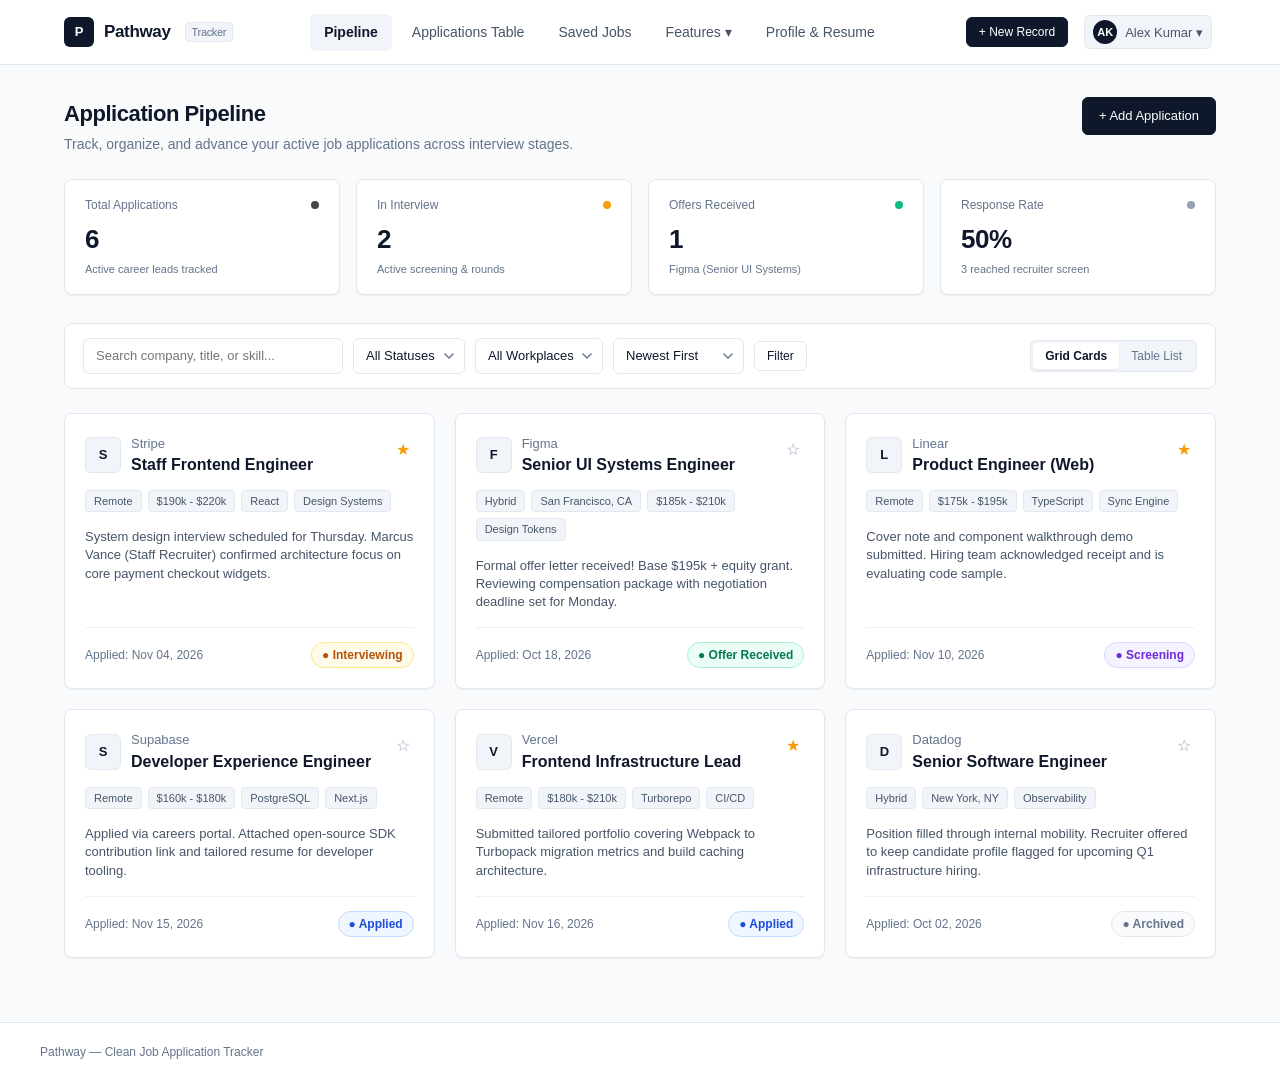
<file: index.html>
<!DOCTYPE html>
<html lang="en">
<head>
  <meta charset="UTF-8">
  <meta name="viewport" content="width=device-width, initial-scale=1.0">
  <title>Pathway — Job Application Tracker</title>
  <link rel="stylesheet" href="styles.css">
</head>
<body>

  <!-- ============================================ -->
  <!-- HORIZONTAL NAVBAR WITH CSS DROPDOWNS         -->
  <!-- ============================================ -->
  <header class="navbar">
    <div class="nav-container">
      <!-- Brand Logo -->
      <a href="index.html" class="nav-brand">
        <span class="brand-icon">P</span>
        <span>Pathway</span>
        <span class="brand-tag">Tracker</span>
      </a>

      <!-- Horizontal Menu Links & Dropdowns -->
      <nav class="nav-menu">
        <a href="index.html" class="nav-link active">Pipeline</a>
        <a href="applications.html" class="nav-link">Applications Table</a>
        <a href="saved.html" class="nav-link">Saved Jobs</a>

        <!-- Feature Dropdown Menu (Pure CSS) -->
        <div class="nav-dropdown">
          <button class="nav-dropdown-trigger" type="button">
            <span>Features</span>
            <span>▾</span>
          </button>
          <div class="nav-dropdown-menu">
            <div class="dropdown-header">Workflow & Detail</div>
            <a href="application-detail.html" class="dropdown-item">
              <span>Application Timeline</span>
              <span class="brand-tag">Live</span>
            </a>
            <a href="saved.html" class="dropdown-item">Saved Items</a>
            <div class="dropdown-divider"></div>
            <div class="dropdown-header">Administration</div>
            <a href="moderation.html" class="dropdown-item">
              <span>Admin Moderation</span>
              <span class="brand-tag">Admin</span>
            </a>
          </div>
        </div>

        <a href="profile.html" class="nav-link">Profile & Resume</a>
      </nav>

      <!-- Nav Actions (Add record button & Profile dropdown) -->
      <div class="nav-actions">
        <!-- Opens Pure CSS Modal via #add-modal -->
        <a href="#add-modal" class="btn btn-primary btn-sm">+ New Record</a>

        <!-- User Profile Dropdown (Pure CSS) -->
        <div class="nav-dropdown">
          <button class="nav-dropdown-trigger" type="button" style="padding: 4px;">
            <div class="user-badge">
              <span class="avatar">AK</span>
              <span>Alex Kumar ▾</span>
            </div>
          </button>
          <div class="nav-dropdown-menu dropdown-right">
            <div class="dropdown-header">Signed in as alex.kumar@example.com</div>
            <a href="profile.html" class="dropdown-item">Candidate Profile</a>
            <a href="moderation.html" class="dropdown-item">Moderator Portal</a>
            <div class="dropdown-divider"></div>
            <a href="auth.html" class="dropdown-item">Switch User / Logout</a>
          </div>
        </div>
      </div>
    </div>
  </header>

  <!-- ============================================ -->
  <!-- MAIN PAGE CONTAINER                         -->
  <!-- ============================================ -->
  <main class="page-container">

    <!-- Page Header -->
    <div class="page-header">
      <div>
        <h1 class="page-title">Application Pipeline</h1>
        <p class="page-desc">Track, organize, and advance your active job applications across interview stages.</p>
      </div>
      <div>
        <a href="#add-modal" class="btn btn-primary">+ Add Application</a>
      </div>
    </div>

    <!-- Stats Overview Strip -->
    <div class="stats-grid">
      <div class="stat-box">
        <div class="stat-label">
          <span>Total Applications</span>
          <span class="stat-dot dot-blue"></span>
        </div>
        <div class="stat-number">6</div>
        <div class="stat-subtext">Active career leads tracked</div>
      </div>

      <div class="stat-box">
        <div class="stat-label">
          <span>In Interview</span>
          <span class="stat-dot dot-amber"></span>
        </div>
        <div class="stat-number">2</div>
        <div class="stat-subtext">Active screening & rounds</div>
      </div>

      <div class="stat-box">
        <div class="stat-label">
          <span>Offers Received</span>
          <span class="stat-dot dot-emerald"></span>
        </div>
        <div class="stat-number">1</div>
        <div class="stat-subtext">Figma (Senior UI Systems)</div>
      </div>

      <div class="stat-box">
        <div class="stat-label">
          <span>Response Rate</span>
          <span class="stat-dot dot-gray"></span>
        </div>
        <div class="stat-number">50%</div>
        <div class="stat-subtext">3 reached recruiter screen</div>
      </div>
    </div>

    <!-- Filter & Search Toolbar -->
    <div class="toolbar-card">
      <form class="toolbar-group" action="applications.html" method="GET">
        <div class="search-input-wrap">
          <input type="text" name="q" class="input-control" placeholder="Search company, title, or skill..." style="width: 100%;">
        </div>

        <select name="status" class="select-control">
          <option value="">All Statuses</option>
          <option value="Applied">Applied</option>
          <option value="Screening">Screening</option>
          <option value="Interviewing">Interviewing</option>
          <option value="Offer">Offer</option>
          <option value="Rejected">Rejected</option>
        </select>

        <select name="type" class="select-control">
          <option value="">All Workplaces</option>
          <option value="Remote">Remote</option>
          <option value="Hybrid">Hybrid</option>
          <option value="Onsite">On-site</option>
        </select>

        <select name="sort" class="select-control">
          <option value="newest">Newest First</option>
          <option value="oldest">Oldest First</option>
          <option value="company">Company (A-Z)</option>
        </select>

        <button type="submit" class="btn btn-secondary btn-sm">Filter</button>
      </form>

      <!-- View Switcher -->
      <div class="view-switch">
        <a href="index.html" class="view-switch-btn active">Grid Cards</a>
        <a href="applications.html" class="view-switch-btn">Table List</a>
      </div>
    </div>

    <!-- Job Cards Grid (Spacious, Breathable, Handcrafted Feel) -->
    <div class="cards-grid">

      <!-- Card 1: Stripe (Interviewing) -->
      <div class="job-card">
        <div>
          <div class="card-top">
            <div class="company-badge">
              <div class="company-avatar">S</div>
              <div class="company-meta">
                <span class="company-name">Stripe</span>
                <a href="application-detail.html" class="job-title">Staff Frontend Engineer</a>
              </div>
            </div>
            <a href="saved.html" class="bookmark-icon saved" title="Saved opportunity">★</a>
          </div>

          <div class="card-middle" style="margin-top: 14px;">
            <div class="tags-row">
              <span class="tag-pill">Remote</span>
              <span class="tag-pill">$190k - $220k</span>
              <span class="tag-pill">React</span>
              <span class="tag-pill">Design Systems</span>
            </div>
            <p class="card-notes" style="margin-top: 8px;">
              System design interview scheduled for Thursday. Marcus Vance (Staff Recruiter) confirmed architecture focus on core payment checkout widgets.
            </p>
          </div>
        </div>

        <div class="card-bottom">
          <span>Applied: Nov 04, 2026</span>
          <span class="status-badge badge-interviewing">● Interviewing</span>
        </div>
      </div>

      <!-- Card 2: Figma (Offer) -->
      <div class="job-card">
        <div>
          <div class="card-top">
            <div class="company-badge">
              <div class="company-avatar">F</div>
              <div class="company-meta">
                <span class="company-name">Figma</span>
                <a href="application-detail.html" class="job-title">Senior UI Systems Engineer</a>
              </div>
            </div>
            <a href="saved.html" class="bookmark-icon" title="Save job">☆</a>
          </div>

          <div class="card-middle" style="margin-top: 14px;">
            <div class="tags-row">
              <span class="tag-pill">Hybrid</span>
              <span class="tag-pill">San Francisco, CA</span>
              <span class="tag-pill">$185k - $210k</span>
              <span class="tag-pill">Design Tokens</span>
            </div>
            <p class="card-notes" style="margin-top: 8px;">
              Formal offer letter received! Base $195k + equity grant. Reviewing compensation package with negotiation deadline set for Monday.
            </p>
          </div>
        </div>

        <div class="card-bottom">
          <span>Applied: Oct 18, 2026</span>
          <span class="status-badge badge-offer">● Offer Received</span>
        </div>
      </div>

      <!-- Card 3: Linear (Screening) -->
      <div class="job-card">
        <div>
          <div class="card-top">
            <div class="company-badge">
              <div class="company-avatar">L</div>
              <div class="company-meta">
                <span class="company-name">Linear</span>
                <a href="application-detail.html" class="job-title">Product Engineer (Web)</a>
              </div>
            </div>
            <a href="saved.html" class="bookmark-icon saved" title="Saved opportunity">★</a>
          </div>

          <div class="card-middle" style="margin-top: 14px;">
            <div class="tags-row">
              <span class="tag-pill">Remote</span>
              <span class="tag-pill">$175k - $195k</span>
              <span class="tag-pill">TypeScript</span>
              <span class="tag-pill">Sync Engine</span>
            </div>
            <p class="card-notes" style="margin-top: 8px;">
              Cover note and component walkthrough demo submitted. Hiring team acknowledged receipt and is evaluating code sample.
            </p>
          </div>
        </div>

        <div class="card-bottom">
          <span>Applied: Nov 10, 2026</span>
          <span class="status-badge badge-screening">● Screening</span>
        </div>
      </div>

      <!-- Card 4: Supabase (Applied) -->
      <div class="job-card">
        <div>
          <div class="card-top">
            <div class="company-badge">
              <div class="company-avatar">S</div>
              <div class="company-meta">
                <span class="company-name">Supabase</span>
                <a href="application-detail.html" class="job-title">Developer Experience Engineer</a>
              </div>
            </div>
            <a href="saved.html" class="bookmark-icon" title="Save job">☆</a>
          </div>

          <div class="card-middle" style="margin-top: 14px;">
            <div class="tags-row">
              <span class="tag-pill">Remote</span>
              <span class="tag-pill">$160k - $180k</span>
              <span class="tag-pill">PostgreSQL</span>
              <span class="tag-pill">Next.js</span>
            </div>
            <p class="card-notes" style="margin-top: 8px;">
              Applied via careers portal. Attached open-source SDK contribution link and tailored resume for developer tooling.
            </p>
          </div>
        </div>

        <div class="card-bottom">
          <span>Applied: Nov 15, 2026</span>
          <span class="status-badge badge-applied">● Applied</span>
        </div>
      </div>

      <!-- Card 5: Vercel (Applied) -->
      <div class="job-card">
        <div>
          <div class="card-top">
            <div class="company-badge">
              <div class="company-avatar">V</div>
              <div class="company-meta">
                <span class="company-name">Vercel</span>
                <a href="application-detail.html" class="job-title">Frontend Infrastructure Lead</a>
              </div>
            </div>
            <a href="saved.html" class="bookmark-icon saved" title="Saved opportunity">★</a>
          </div>

          <div class="card-middle" style="margin-top: 14px;">
            <div class="tags-row">
              <span class="tag-pill">Remote</span>
              <span class="tag-pill">$180k - $210k</span>
              <span class="tag-pill">Turborepo</span>
              <span class="tag-pill">CI/CD</span>
            </div>
            <p class="card-notes" style="margin-top: 8px;">
              Submitted tailored portfolio covering Webpack to Turbopack migration metrics and build caching architecture.
            </p>
          </div>
        </div>

        <div class="card-bottom">
          <span>Applied: Nov 16, 2026</span>
          <span class="status-badge badge-applied">● Applied</span>
        </div>
      </div>

      <!-- Card 6: Datadog (Rejected / Archived) -->
      <div class="job-card">
        <div>
          <div class="card-top">
            <div class="company-badge">
              <div class="company-avatar">D</div>
              <div class="company-meta">
                <span class="company-name">Datadog</span>
                <a href="application-detail.html" class="job-title">Senior Software Engineer</a>
              </div>
            </div>
            <a href="saved.html" class="bookmark-icon" title="Save job">☆</a>
          </div>

          <div class="card-middle" style="margin-top: 14px;">
            <div class="tags-row">
              <span class="tag-pill">Hybrid</span>
              <span class="tag-pill">New York, NY</span>
              <span class="tag-pill">Observability</span>
            </div>
            <p class="card-notes" style="margin-top: 8px;">
              Position filled through internal mobility. Recruiter offered to keep candidate profile flagged for upcoming Q1 infrastructure hiring.
            </p>
          </div>
        </div>

        <div class="card-bottom">
          <span>Applied: Oct 02, 2026</span>
          <span class="status-badge badge-rejected">● Archived</span>
        </div>
      </div>

    </div>

  </main>

  <!-- ============================================ -->
  <!-- PURE CSS MODAL: ADD RECORD (Targeted by #add-modal) -->
  <!-- ============================================ -->
  <div id="add-modal" class="modal-overlay">
    <div class="modal-card">
      <div class="modal-header">
        <div>
          <h3 class="card-heading">Add New Application</h3>
          <p class="card-notes" style="margin-top: 2px;">Record a company, open role, and key recruiter information.</p>
        </div>
        <!-- Close modal by pointing hash back to empty # -->
        <a href="#" class="modal-close-btn" title="Close modal">&times;</a>
      </div>

      <form action="applications.html" method="GET">
        <div class="form-grid">
          <div class="form-group">
            <label class="form-label" for="newCompany">Company Name <span class="req">*</span></label>
            <input type="text" id="newCompany" name="company" class="input-control" placeholder="e.g. Stripe, Linear" required>
          </div>

          <div class="form-group">
            <label class="form-label" for="newRole">Job Role / Title <span class="req">*</span></label>
            <input type="text" id="newRole" name="role" class="input-control" placeholder="e.g. Senior Frontend Engineer" required>
          </div>

          <div class="form-group">
            <label class="form-label" for="newStatus">Current Status <span class="req">*</span></label>
            <select id="newStatus" name="status" class="select-control" required>
              <option value="Applied">Applied</option>
              <option value="Screening">Screening</option>
              <option value="Interviewing">Interviewing</option>
              <option value="Offer">Offer</option>
              <option value="Rejected">Rejected</option>
            </select>
          </div>

          <div class="form-group">
            <label class="form-label" for="newWorkType">Workplace Type</label>
            <select id="newWorkType" name="workType" class="select-control">
              <option value="Remote">Remote</option>
              <option value="Hybrid">Hybrid</option>
              <option value="Onsite">On-site</option>
            </select>
          </div>

          <div class="form-group">
            <label class="form-label" for="newLocation">Location</label>
            <input type="text" id="newLocation" name="location" class="input-control" placeholder="e.g. San Francisco, CA">
          </div>

          <div class="form-group">
            <label class="form-label" for="newSalary">Salary Range</label>
            <input type="text" id="newSalary" name="salary" class="input-control" placeholder="e.g. $165k - $185k">
          </div>

          <div class="form-group">
            <label class="form-label" for="newDate">Date Applied <span class="req">*</span></label>
            <input type="date" id="newDate" name="date" class="input-control" value="2026-11-17" required>
          </div>

          <div class="form-group">
            <label class="form-label" for="newUrl">Posting URL</label>
            <input type="url" id="newUrl" name="url" class="input-control" placeholder="https://careers.company.com/job/123">
          </div>

          <div class="form-group span-full">
            <label class="form-label" for="newNotes">Initial Notes</label>
            <textarea id="newNotes" name="notes" class="textarea-control" placeholder="Referral source, interview milestones, tech requirements..."></textarea>
          </div>
        </div>

        <div class="modal-actions">
          <a href="#" class="btn btn-secondary">Cancel</a>
          <button type="submit" class="btn btn-primary">Save Application</button>
        </div>
      </form>
    </div>
  </div>

  <!-- Footer -->
  <footer class="footer">
    <div class="footer-inner">
      <span>Pathway — Clean Job Application Tracker</span>
    </div>
  </footer>

</body>
</html>
</file>
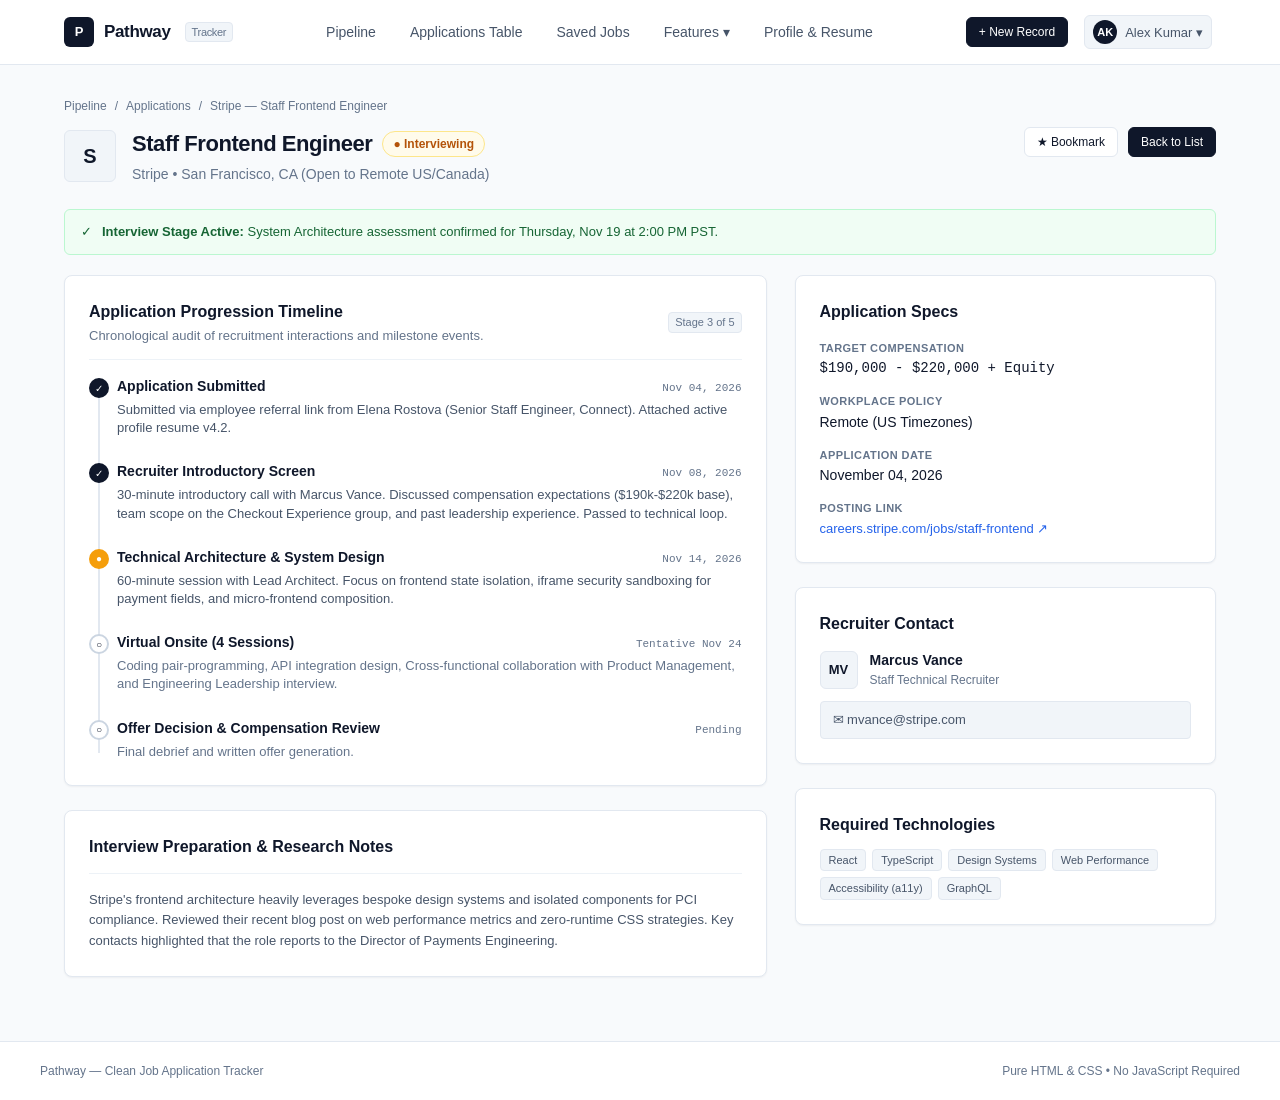
<file: application-detail.html>
<!DOCTYPE html>
<html lang="en">
<head>
  <meta charset="UTF-8">
  <meta name="viewport" content="width=device-width, initial-scale=1.0">
  <title>Stripe — Staff Frontend Engineer | Pathway</title>
  <link rel="stylesheet" href="styles.css">
</head>
<body>

  <!-- ============================================ -->
  <!-- HORIZONTAL NAVBAR WITH CSS DROPDOWNS         -->
  <!-- ============================================ -->
  <header class="navbar">
    <div class="nav-container">
      <a href="index.html" class="nav-brand">
        <span class="brand-icon">P</span>
        <span>Pathway</span>
        <span class="brand-tag">Tracker</span>
      </a>

      <nav class="nav-menu">
        <a href="index.html" class="nav-link">Pipeline</a>
        <a href="applications.html" class="nav-link">Applications Table</a>
        <a href="saved.html" class="nav-link">Saved Jobs</a>

        <div class="nav-dropdown">
          <button class="nav-dropdown-trigger" type="button">
            <span>Features</span>
            <span>▾</span>
          </button>
          <div class="nav-dropdown-menu">
            <div class="dropdown-header">Workflow & Detail</div>
            <a href="application-detail.html" class="dropdown-item active">Application Timeline</a>
            <a href="saved.html" class="dropdown-item">Saved Items</a>
            <div class="dropdown-divider"></div>
            <div class="dropdown-header">Administration</div>
            <a href="moderation.html" class="dropdown-item">Admin Moderation</a>
          </div>
        </div>

        <a href="profile.html" class="nav-link">Profile & Resume</a>
      </nav>

      <div class="nav-actions">
        <a href="index.html#add-modal" class="btn btn-primary btn-sm">+ New Record</a>

        <div class="nav-dropdown">
          <button class="nav-dropdown-trigger" type="button" style="padding: 4px;">
            <div class="user-badge">
              <span class="avatar">AK</span>
              <span>Alex Kumar ▾</span>
            </div>
          </button>
          <div class="nav-dropdown-menu dropdown-right">
            <div class="dropdown-header">Signed in as alex.kumar@example.com</div>
            <a href="profile.html" class="dropdown-item">Candidate Profile</a>
            <a href="moderation.html" class="dropdown-item">Moderator Portal</a>
            <div class="dropdown-divider"></div>
            <a href="auth.html" class="dropdown-item">Switch User / Logout</a>
          </div>
        </div>
      </div>
    </div>
  </header>

  <!-- ============================================ -->
  <!-- MAIN DETAIL LAYOUT                           -->
  <!-- ============================================ -->
  <main class="page-container">

    <div class="breadcrumb">
      <a href="index.html">Pipeline</a>
      <span>/</span>
      <a href="applications.html">Applications</a>
      <span>/</span>
      <span>Stripe — Staff Frontend Engineer</span>
    </div>

    <!-- Page Header -->
    <div class="page-header">
      <div style="display: flex; align-items: center; gap: 16px;">
        <div class="company-avatar" style="width: 52px; height: 52px; font-size: 20px;">S</div>
        <div>
          <div style="display: flex; align-items: center; gap: 10px;">
            <h1 class="page-title" style="margin: 0;">Staff Frontend Engineer</h1>
            <span class="status-badge badge-interviewing">● Interviewing</span>
          </div>
          <p class="page-desc">Stripe • San Francisco, CA (Open to Remote US/Canada)</p>
        </div>
      </div>

      <div style="display: flex; gap: 10px;">
        <a href="saved.html" class="btn btn-secondary btn-sm">★ Bookmark</a>
        <a href="applications.html" class="btn btn-primary btn-sm">Back to List</a>
      </div>
    </div>

    <!-- Success Feedback Alert Banner -->
    <div class="alert alert-success">
      <span>✓</span>
      <span><strong>Interview Stage Active:</strong> System Architecture assessment confirmed for Thursday, Nov 19 at 2:00 PM PST.</span>
    </div>

    <!-- 2-Column Detail Layout -->
    <div class="detail-layout">

      <!-- Left Column: Timeline & Notes -->
      <div>

        <!-- Application Timeline Card -->
        <div class="card">
          <div class="card-title-row">
            <div>
              <h3 class="card-heading">Application Progression Timeline</h3>
              <p style="font-size: 13px; color: var(--text-muted); margin-top: 2px;">Chronological audit of recruitment interactions and milestone events.</p>
            </div>
            <span class="brand-tag">Stage 3 of 5</span>
          </div>

          <!-- Vertical Timeline Steps -->
          <div class="timeline">
            <!-- Step 1: Initial Application -->
            <div class="timeline-step completed">
              <div class="timeline-marker">✓</div>
              <div class="timeline-content">
                <div class="timeline-content-header">
                  <span class="timeline-stage-name">Application Submitted</span>
                  <span class="timeline-date">Nov 04, 2026</span>
                </div>
                <p class="timeline-notes">
                  Submitted via employee referral link from Elena Rostova (Senior Staff Engineer, Connect). Attached active profile resume v4.2.
                </p>
              </div>
            </div>

            <!-- Step 2: Recruiter Screen -->
            <div class="timeline-step completed">
              <div class="timeline-marker">✓</div>
              <div class="timeline-content">
                <div class="timeline-content-header">
                  <span class="timeline-stage-name">Recruiter Introductory Screen</span>
                  <span class="timeline-date">Nov 08, 2026</span>
                </div>
                <p class="timeline-notes">
                  30-minute introductory call with Marcus Vance. Discussed compensation expectations ($190k-$220k base), team scope on the Checkout Experience group, and past leadership experience. Passed to technical loop.
                </p>
              </div>
            </div>

            <!-- Step 3: Current Technical Screen -->
            <div class="timeline-step current">
              <div class="timeline-marker">●</div>
              <div class="timeline-content">
                <div class="timeline-content-header">
                  <span class="timeline-stage-name">Technical Architecture & System Design</span>
                  <span class="timeline-date">Nov 14, 2026</span>
                </div>
                <p class="timeline-notes">
                  60-minute session with Lead Architect. Focus on frontend state isolation, iframe security sandboxing for payment fields, and micro-frontend composition.
                </p>
              </div>
            </div>

            <!-- Step 4: Virtual Onsite (Upcoming) -->
            <div class="timeline-step">
              <div class="timeline-marker">○</div>
              <div class="timeline-content">
                <div class="timeline-content-header">
                  <span class="timeline-stage-name">Virtual Onsite (4 Sessions)</span>
                  <span class="timeline-date">Tentative Nov 24</span>
                </div>
                <p class="timeline-notes" style="color: var(--text-muted);">
                  Coding pair-programming, API integration design, Cross-functional collaboration with Product Management, and Engineering Leadership interview.
                </p>
              </div>
            </div>

            <!-- Step 5: Final Decision -->
            <div class="timeline-step">
              <div class="timeline-marker">○</div>
              <div class="timeline-content">
                <div class="timeline-content-header">
                  <span class="timeline-stage-name">Offer Decision & Compensation Review</span>
                  <span class="timeline-date">Pending</span>
                </div>
                <p class="timeline-notes" style="color: var(--text-muted);">
                  Final debrief and written offer generation.
                </p>
              </div>
            </div>
          </div>
        </div>

        <!-- Candidate Notes Card -->
        <div class="card">
          <div class="card-title-row">
            <h3 class="card-heading">Interview Preparation & Research Notes</h3>
          </div>
          <p style="font-size: 13px; line-height: 1.6; color: var(--text-secondary);">
            Stripe's frontend architecture heavily leverages bespoke design systems and isolated components for PCI compliance. Reviewed their recent blog post on web performance metrics and zero-runtime CSS strategies. 
            Key contacts highlighted that the role reports to the Director of Payments Engineering.
          </p>
        </div>

      </div>

      <!-- Right Column: Metadata & Recruiter Info -->
      <div>

        <!-- Quick Specs Card -->
        <div class="card">
          <h3 class="card-heading" style="margin-bottom: 16px;">Application Specs</h3>
          <div class="info-list">
            <div class="info-item">
              <span class="info-item-label">Target Compensation</span>
              <span class="info-item-value" style="font-family: var(--font-mono);">$190,000 - $220,000 + Equity</span>
            </div>

            <div class="info-item">
              <span class="info-item-label">Workplace Policy</span>
              <span class="info-item-value">Remote (US Timezones)</span>
            </div>

            <div class="info-item">
              <span class="info-item-label">Application Date</span>
              <span class="info-item-value">November 04, 2026</span>
            </div>

            <div class="info-item">
              <span class="info-item-label">Posting Link</span>
              <a href="https://stripe.com" target="_blank" rel="noopener noreferrer" style="color: var(--accent-blue); font-size: 13px; font-weight: 500;">
                careers.stripe.com/jobs/staff-frontend ↗
              </a>
            </div>
          </div>
        </div>

        <!-- Recruiter & Contact Card -->
        <div class="card">
          <h3 class="card-heading" style="margin-bottom: 14px;">Recruiter Contact</h3>
          <div style="display: flex; align-items: center; gap: 12px; margin-bottom: 12px;">
            <div class="company-avatar" style="width: 38px; height: 38px;">MV</div>
            <div>
              <div style="font-weight: 600; font-size: 14px;">Marcus Vance</div>
              <div style="font-size: 12px; color: var(--text-muted);">Staff Technical Recruiter</div>
            </div>
          </div>
          <div style="font-size: 13px; color: var(--text-secondary); background: var(--bg-subtle); padding: 8px 12px; border-radius: var(--radius-xs); border: 1px solid var(--border-color);">
            ✉ mvance@stripe.com
          </div>
        </div>

        <!-- Tech Stack Tags Card -->
        <div class="card">
          <h3 class="card-heading" style="margin-bottom: 12px;">Required Technologies</h3>
          <div class="tags-row">
            <span class="tag-pill">React</span>
            <span class="tag-pill">TypeScript</span>
            <span class="tag-pill">Design Systems</span>
            <span class="tag-pill">Web Performance</span>
            <span class="tag-pill">Accessibility (a11y)</span>
            <span class="tag-pill">GraphQL</span>
          </div>
        </div>

      </div>

    </div>

  </main>

  <footer class="footer">
    <div class="footer-inner">
      <span>Pathway — Clean Job Application Tracker</span>
      <span>Pure HTML & CSS • No JavaScript Required</span>
    </div>
  </footer>

</body>
</html>
</file>
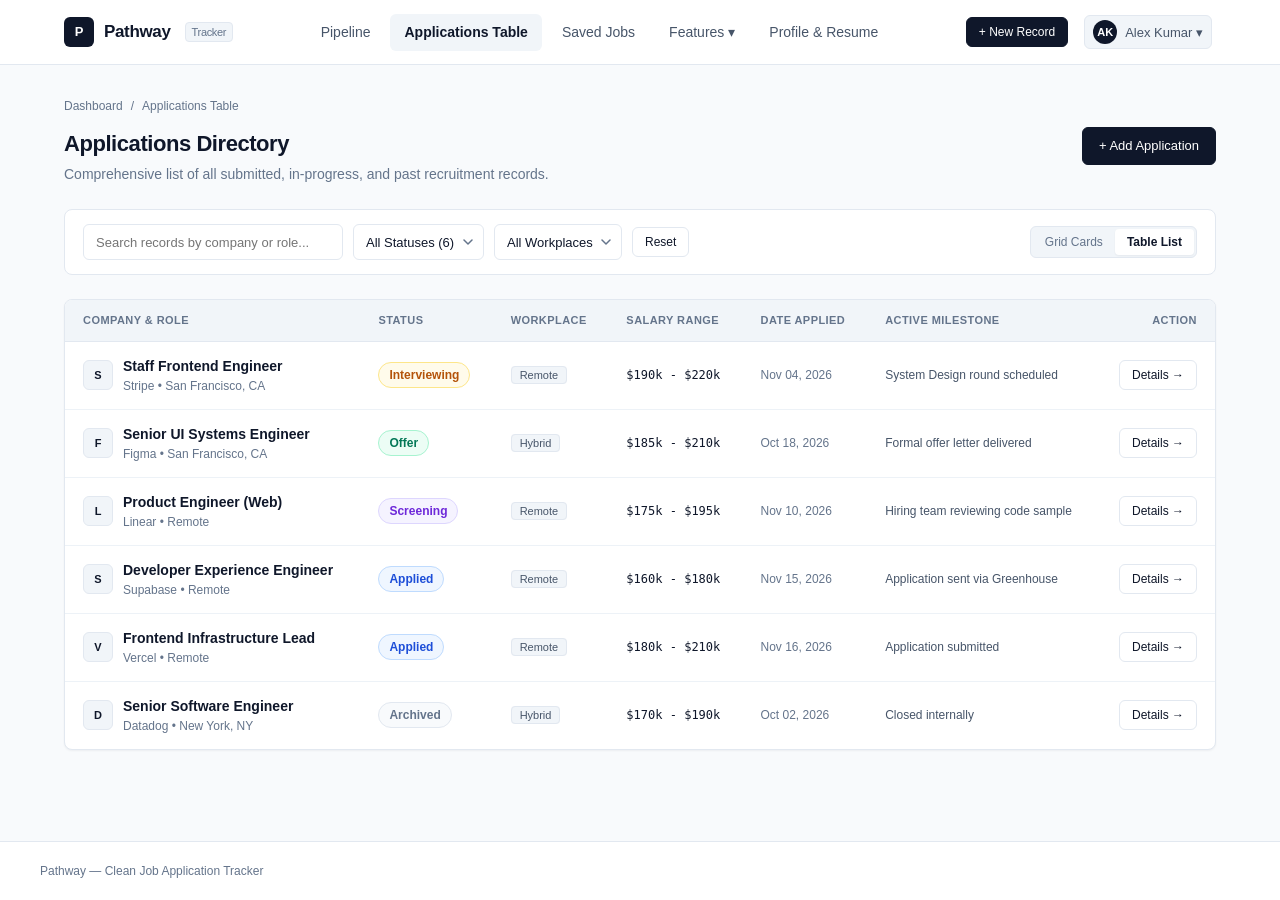
<file: applications.html>
<!DOCTYPE html>
<html lang="en">
<head>
  <meta charset="UTF-8">
  <meta name="viewport" content="width=device-width, initial-scale=1.0">
  <title>All Applications — Pathway</title>
  <link rel="stylesheet" href="styles.css">
</head>
<body>

  <!-- ============================================ -->
  <!-- HORIZONTAL NAVBAR WITH CSS DROPDOWNS         -->
  <!-- ============================================ -->
  <header class="navbar">
    <div class="nav-container">
      <a href="index.html" class="nav-brand">
        <span class="brand-icon">P</span>
        <span>Pathway</span>
        <span class="brand-tag">Tracker</span>
      </a>

      <nav class="nav-menu">
        <a href="index.html" class="nav-link">Pipeline</a>
        <a href="applications.html" class="nav-link active">Applications Table</a>
        <a href="saved.html" class="nav-link">Saved Jobs</a>

        <div class="nav-dropdown">
          <button class="nav-dropdown-trigger" type="button">
            <span>Features</span>
            <span>▾</span>
          </button>
          <div class="nav-dropdown-menu">
            <div class="dropdown-header">Workflow & Detail</div>
            <a href="application-detail.html" class="dropdown-item">Application Timeline</a>
            <a href="saved.html" class="dropdown-item">Saved Items</a>
            <div class="dropdown-divider"></div>
            <div class="dropdown-header">Administration</div>
            <a href="moderation.html" class="dropdown-item">Admin Moderation</a>
          </div>
        </div>

        <a href="profile.html" class="nav-link">Profile & Resume</a>
      </nav>

      <div class="nav-actions">
        <a href="index.html#add-modal" class="btn btn-primary btn-sm">+ New Record</a>

        <div class="nav-dropdown">
          <button class="nav-dropdown-trigger" type="button" style="padding: 4px;">
            <div class="user-badge">
              <span class="avatar">AK</span>
              <span>Alex Kumar ▾</span>
            </div>
          </button>
          <div class="nav-dropdown-menu dropdown-right">
            <div class="dropdown-header">Signed in as alex.kumar@example.com</div>
            <a href="profile.html" class="dropdown-item">Candidate Profile</a>
            <a href="moderation.html" class="dropdown-item">Moderator Portal</a>
            <div class="dropdown-divider"></div>
            <a href="auth.html" class="dropdown-item">Switch User / Logout</a>
          </div>
        </div>
      </div>
    </div>
  </header>

  <!-- ============================================ -->
  <!-- MAIN CONTENT: APPLICATIONS DATA TABLE       -->
  <!-- ============================================ -->
  <main class="page-container">

    <div class="breadcrumb">
      <a href="index.html">Dashboard</a>
      <span>/</span>
      <span>Applications Table</span>
    </div>

    <!-- Page Header -->
    <div class="page-header">
      <div>
        <h1 class="page-title">Applications Directory</h1>
        <p class="page-desc">Comprehensive list of all submitted, in-progress, and past recruitment records.</p>
      </div>
      <div>
        <a href="index.html#add-modal" class="btn btn-primary">+ Add Application</a>
      </div>
    </div>

    <!-- Filter Toolbar -->
    <div class="toolbar-card">
      <div class="toolbar-group">
        <div class="search-input-wrap">
          <input type="text" class="input-control" placeholder="Search records by company or role..." style="width: 100%;">
        </div>

        <select class="select-control">
          <option>All Statuses (6)</option>
          <option>Applied (2)</option>
          <option>Screening (1)</option>
          <option>Interviewing (1)</option>
          <option>Offer (1)</option>
          <option>Rejected (1)</option>
        </select>

        <select class="select-control">
          <option>All Workplaces</option>
          <option>Remote</option>
          <option>Hybrid</option>
          <option>On-site</option>
        </select>

        <a href="applications.html" class="btn btn-secondary btn-sm">Reset</a>
      </div>

      <!-- View Switcher -->
      <div class="view-switch">
        <a href="index.html" class="view-switch-btn">Grid Cards</a>
        <a href="applications.html" class="view-switch-btn active">Table List</a>
      </div>
    </div>

    <!-- Applications Structured Table -->
    <div class="table-card">
      <table class="data-table">
        <thead>
          <tr>
            <th>Company & Role</th>
            <th>Status</th>
            <th>Workplace</th>
            <th>Salary Range</th>
            <th>Date Applied</th>
            <th>Active Milestone</th>
            <th class="text-right">Action</th>
          </tr>
        </thead>
        <tbody>
          <!-- Row 1: Stripe -->
          <tr>
            <td>
              <div style="display: flex; align-items: center; gap: 10px;">
                <div class="company-avatar" style="width: 30px; height: 30px; font-size: 11px;">S</div>
                <div>
                  <a href="application-detail.html" style="font-weight: 600; color: var(--text-main); font-size: 14px;">Staff Frontend Engineer</a>
                  <div style="font-size: 12px; color: var(--text-muted);">Stripe • San Francisco, CA</div>
                </div>
              </div>
            </td>
            <td>
              <span class="status-badge badge-interviewing">Interviewing</span>
            </td>
            <td>
              <span class="tag-pill">Remote</span>
            </td>
            <td style="font-family: var(--font-mono); font-size: 12px;">$190k - $220k</td>
            <td style="color: var(--text-muted); font-size: 12px;">Nov 04, 2026</td>
            <td style="font-size: 12px; color: var(--text-secondary);">System Design round scheduled</td>
            <td class="text-right">
              <a href="application-detail.html" class="btn btn-secondary btn-sm">Details →</a>
            </td>
          </tr>

          <!-- Row 2: Figma -->
          <tr>
            <td>
              <div style="display: flex; align-items: center; gap: 10px;">
                <div class="company-avatar" style="width: 30px; height: 30px; font-size: 11px;">F</div>
                <div>
                  <a href="application-detail.html" style="font-weight: 600; color: var(--text-main); font-size: 14px;">Senior UI Systems Engineer</a>
                  <div style="font-size: 12px; color: var(--text-muted);">Figma • San Francisco, CA</div>
                </div>
              </div>
            </td>
            <td>
              <span class="status-badge badge-offer">Offer</span>
            </td>
            <td>
              <span class="tag-pill">Hybrid</span>
            </td>
            <td style="font-family: var(--font-mono); font-size: 12px;">$185k - $210k</td>
            <td style="color: var(--text-muted); font-size: 12px;">Oct 18, 2026</td>
            <td style="font-size: 12px; color: var(--text-secondary); font-weight: 500;">Formal offer letter delivered</td>
            <td class="text-right">
              <a href="application-detail.html" class="btn btn-secondary btn-sm">Details →</a>
            </td>
          </tr>

          <!-- Row 3: Linear -->
          <tr>
            <td>
              <div style="display: flex; align-items: center; gap: 10px;">
                <div class="company-avatar" style="width: 30px; height: 30px; font-size: 11px;">L</div>
                <div>
                  <a href="application-detail.html" style="font-weight: 600; color: var(--text-main); font-size: 14px;">Product Engineer (Web)</a>
                  <div style="font-size: 12px; color: var(--text-muted);">Linear • Remote</div>
                </div>
              </div>
            </td>
            <td>
              <span class="status-badge badge-screening">Screening</span>
            </td>
            <td>
              <span class="tag-pill">Remote</span>
            </td>
            <td style="font-family: var(--font-mono); font-size: 12px;">$175k - $195k</td>
            <td style="color: var(--text-muted); font-size: 12px;">Nov 10, 2026</td>
            <td style="font-size: 12px; color: var(--text-secondary);">Hiring team reviewing code sample</td>
            <td class="text-right">
              <a href="application-detail.html" class="btn btn-secondary btn-sm">Details →</a>
            </td>
          </tr>

          <!-- Row 4: Supabase -->
          <tr>
            <td>
              <div style="display: flex; align-items: center; gap: 10px;">
                <div class="company-avatar" style="width: 30px; height: 30px; font-size: 11px;">S</div>
                <div>
                  <a href="application-detail.html" style="font-weight: 600; color: var(--text-main); font-size: 14px;">Developer Experience Engineer</a>
                  <div style="font-size: 12px; color: var(--text-muted);">Supabase • Remote</div>
                </div>
              </div>
            </td>
            <td>
              <span class="status-badge badge-applied">Applied</span>
            </td>
            <td>
              <span class="tag-pill">Remote</span>
            </td>
            <td style="font-family: var(--font-mono); font-size: 12px;">$160k - $180k</td>
            <td style="color: var(--text-muted); font-size: 12px;">Nov 15, 2026</td>
            <td style="font-size: 12px; color: var(--text-secondary);">Application sent via Greenhouse</td>
            <td class="text-right">
              <a href="application-detail.html" class="btn btn-secondary btn-sm">Details →</a>
            </td>
          </tr>

          <!-- Row 5: Vercel -->
          <tr>
            <td>
              <div style="display: flex; align-items: center; gap: 10px;">
                <div class="company-avatar" style="width: 30px; height: 30px; font-size: 11px;">V</div>
                <div>
                  <a href="application-detail.html" style="font-weight: 600; color: var(--text-main); font-size: 14px;">Frontend Infrastructure Lead</a>
                  <div style="font-size: 12px; color: var(--text-muted);">Vercel • Remote</div>
                </div>
              </div>
            </td>
            <td>
              <span class="status-badge badge-applied">Applied</span>
            </td>
            <td>
              <span class="tag-pill">Remote</span>
            </td>
            <td style="font-family: var(--font-mono); font-size: 12px;">$180k - $210k</td>
            <td style="color: var(--text-muted); font-size: 12px;">Nov 16, 2026</td>
            <td style="font-size: 12px; color: var(--text-secondary);">Application submitted</td>
            <td class="text-right">
              <a href="application-detail.html" class="btn btn-secondary btn-sm">Details →</a>
            </td>
          </tr>

          <!-- Row 6: Datadog -->
          <tr>
            <td>
              <div style="display: flex; align-items: center; gap: 10px;">
                <div class="company-avatar" style="width: 30px; height: 30px; font-size: 11px;">D</div>
                <div>
                  <a href="application-detail.html" style="font-weight: 600; color: var(--text-main); font-size: 14px;">Senior Software Engineer</a>
                  <div style="font-size: 12px; color: var(--text-muted);">Datadog • New York, NY</div>
                </div>
              </div>
            </td>
            <td>
              <span class="status-badge badge-rejected">Archived</span>
            </td>
            <td>
              <span class="tag-pill">Hybrid</span>
            </td>
            <td style="font-family: var(--font-mono); font-size: 12px;">$170k - $190k</td>
            <td style="color: var(--text-muted); font-size: 12px;">Oct 02, 2026</td>
            <td style="font-size: 12px; color: var(--text-secondary);">Closed internally</td>
            <td class="text-right">
              <a href="application-detail.html" class="btn btn-secondary btn-sm">Details →</a>
            </td>
          </tr>
        </tbody>
      </table>
    </div>

    <!-- Pure CSS UI Showcase: Loading Skeletons Demonstration -->

  </main>

  <footer class="footer">
    <div class="footer-inner">
      <span>Pathway — Clean Job Application Tracker</span>
    </div>
  </footer>

</body>
</html>
</file>
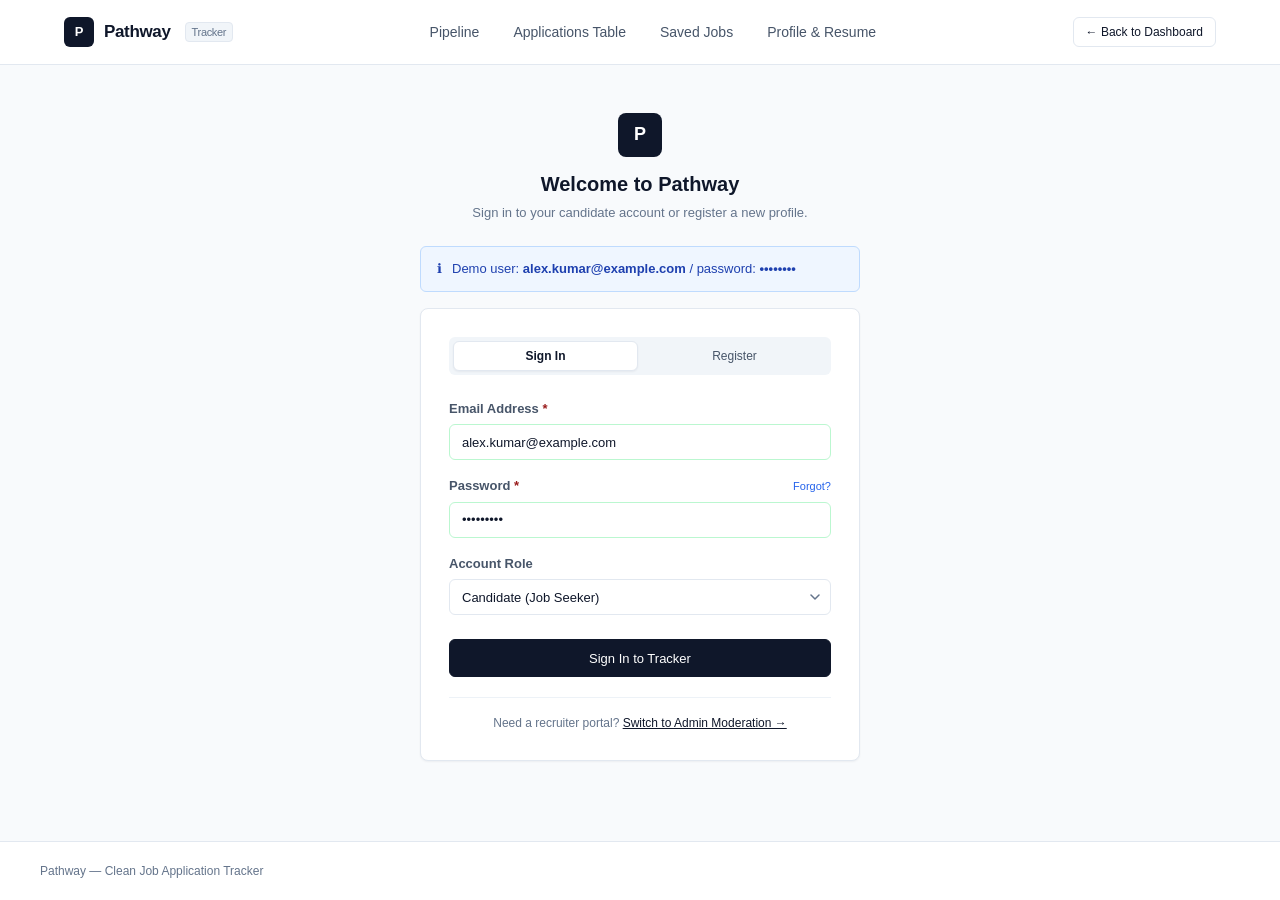
<file: auth.html>
<!DOCTYPE html>
<html lang="en">
<head>
  <meta charset="UTF-8">
  <meta name="viewport" content="width=device-width, initial-scale=1.0">
  <title>Account Sign In & Registration — Pathway</title>
  <link rel="stylesheet" href="styles.css">
</head>
<body style="background-color: var(--bg-page);">

  <!-- ============================================ -->
  <!-- HORIZONTAL NAVBAR WITH CSS DROPDOWNS         -->
  <!-- ============================================ -->
  <header class="navbar">
    <div class="nav-container">
      <a href="index.html" class="nav-brand">
        <span class="brand-icon">P</span>
        <span>Pathway</span>
        <span class="brand-tag">Tracker</span>
      </a>

      <nav class="nav-menu">
        <a href="index.html" class="nav-link">Pipeline</a>
        <a href="applications.html" class="nav-link">Applications Table</a>
        <a href="saved.html" class="nav-link">Saved Jobs</a>
        <a href="profile.html" class="nav-link">Profile & Resume</a>
      </nav>

      <div class="nav-actions">
        <a href="index.html" class="btn btn-secondary btn-sm">← Back to Dashboard</a>
      </div>
    </div>
  </header>

  <!-- ============================================ -->
  <!-- AUTH CARD CONTAINER                          -->
  <!-- ============================================ -->
  <main class="page-container" style="display: flex; flex-direction: column; align-items: center; justify-content: center; min-height: calc(100vh - 160px);">

    <div style="width: 100%; max-width: 440px;">

      <!-- Top Icon / Branding -->
      <div style="text-align: center; margin-bottom: 24px;">
        <div class="brand-icon" style="width: 44px; height: 44px; font-size: 18px; margin: 0 auto 12px; border-radius: var(--radius-md);">P</div>
        <h1 style="font-size: 20px; font-weight: 700; color: var(--text-main);">Welcome to Pathway</h1>
        <p style="font-size: 13px; color: var(--text-muted); margin-top: 4px;">Sign in to your candidate account or register a new profile.</p>
      </div>

      <!-- Demonstration: Success Alert Message -->
      <div class="alert alert-info" style="margin-bottom: 16px;">
        <span>ℹ</span>
        <span>Demo user: <strong>alex.kumar@example.com</strong> / password: <strong>••••••••</strong></span>
      </div>

      <!-- Auth Card -->
      <div class="card" style="padding: 28px;">

        <!-- CSS-Only Tab Switcher (Uses radio buttons or links) -->
        <div style="display: grid; grid-template-columns: 1fr 1fr; background: var(--bg-subtle); border-radius: var(--radius-sm); padding: 4px; gap: 4px; margin-bottom: 24px;">
          <a href="#signin" class="btn btn-sm btn-secondary" style="background: #fff; font-weight: 600; box-shadow: var(--shadow-xs);">Sign In</a>
          <a href="#register" class="btn btn-sm btn-ghost">Register</a>
        </div>

        <!-- Sign In Form with HTML5 Validation -->
        <form action="index.html" method="GET">
          <div style="display: flex; flex-direction: column; gap: 16px;">

            <div class="form-group">
              <label class="form-label" for="loginEmail">Email Address <span class="req">*</span></label>
              <input type="email" id="loginEmail" name="email" class="input-control" placeholder="name@company.com" value="alex.kumar@example.com" required>
            </div>

            <div class="form-group">
              <div style="display: flex; justify-content: space-between; align-items: baseline;">
                <label class="form-label" for="loginPassword">Password <span class="req">*</span></label>
                <a href="#" style="font-size: 11px; color: var(--accent-blue);">Forgot?</a>
              </div>
              <input type="password" id="loginPassword" name="password" class="input-control" placeholder="••••••••" value="demo12345" minlength="6" required>
            </div>

            <div class="form-group">
              <label class="form-label" for="sessionRole">Account Role</label>
              <select id="sessionRole" class="select-control">
                <option value="candidate">Candidate (Job Seeker)</option>
                <option value="moderator">Admin / Moderator</option>
              </select>
            </div>

            <div style="margin-top: 8px;">
              <button type="submit" class="btn btn-primary" style="width: 100%;">Sign In to Tracker</button>
            </div>

          </div>
        </form>

        <div style="text-align: center; margin-top: 20px; font-size: 12px; color: var(--text-muted); border-top: 1px solid var(--border-light); padding-top: 16px;">
          Need a recruiter portal? <a href="moderation.html" style="color: var(--text-main); font-weight: 500; text-decoration: underline;">Switch to Admin Moderation →</a>
        </div>

      </div>

    </div>

  </main>

  <footer class="footer">
    <div class="footer-inner">
      <span>Pathway — Clean Job Application Tracker</span>
    </div>
  </footer>

</body>
</html>
</file>
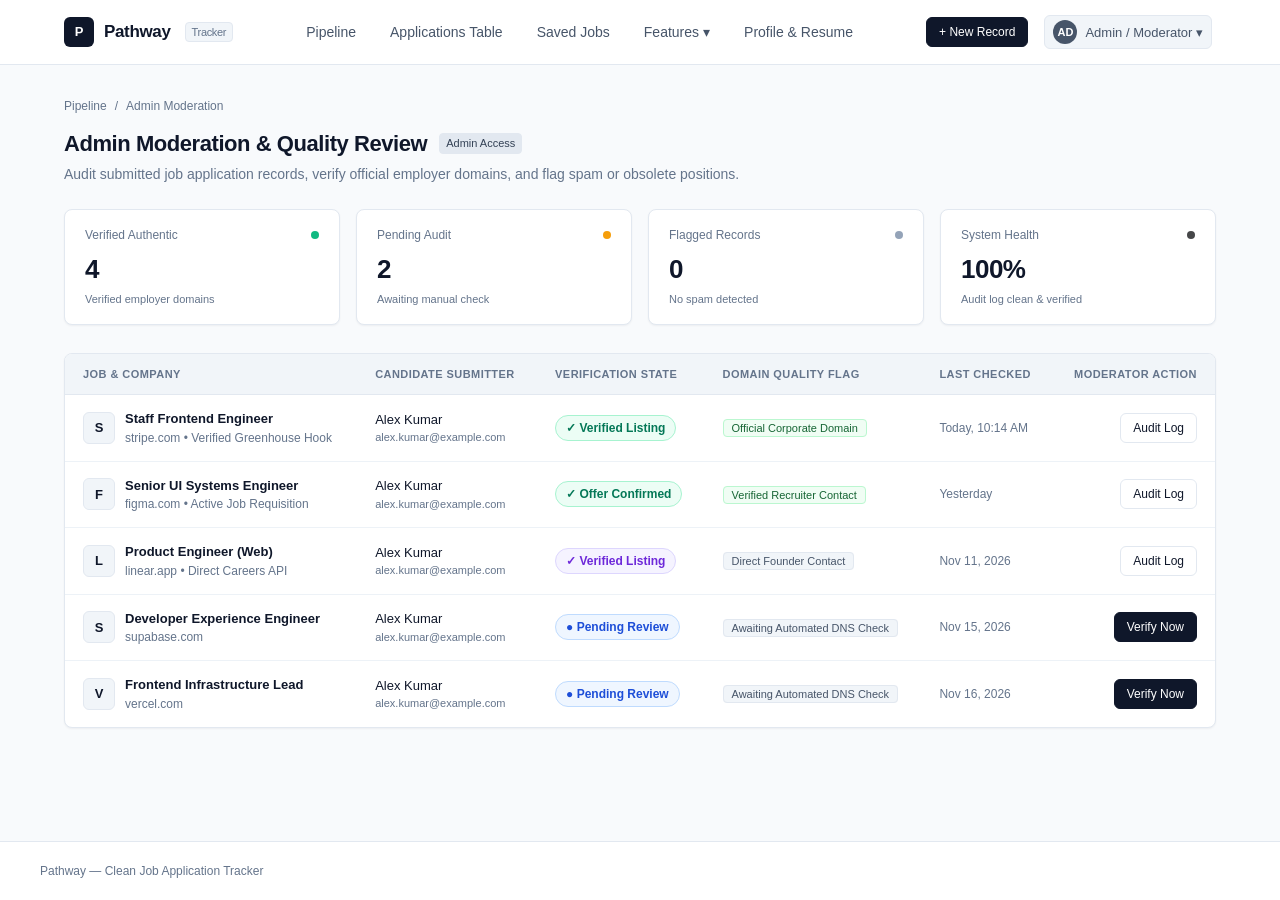
<file: moderation.html>
<!DOCTYPE html>
<html lang="en">
<head>
  <meta charset="UTF-8">
  <meta name="viewport" content="width=device-width, initial-scale=1.0">
  <title>Admin Moderation & Quality — Pathway</title>
  <link rel="stylesheet" href="styles.css">
</head>
<body>

  <!-- ============================================ -->
  <!-- HORIZONTAL NAVBAR WITH CSS DROPDOWNS         -->
  <!-- ============================================ -->
  <header class="navbar">
    <div class="nav-container">
      <a href="index.html" class="nav-brand">
        <span class="brand-icon">P</span>
        <span>Pathway</span>
        <span class="brand-tag">Tracker</span>
      </a>

      <nav class="nav-menu">
        <a href="index.html" class="nav-link">Pipeline</a>
        <a href="applications.html" class="nav-link">Applications Table</a>
        <a href="saved.html" class="nav-link">Saved Jobs</a>

        <div class="nav-dropdown">
          <button class="nav-dropdown-trigger" type="button">
            <span>Features</span>
            <span>▾</span>
          </button>
          <div class="nav-dropdown-menu">
            <div class="dropdown-header">Workflow & Detail</div>
            <a href="application-detail.html" class="dropdown-item">Application Timeline</a>
            <a href="saved.html" class="dropdown-item">Saved Items</a>
            <div class="dropdown-divider"></div>
            <div class="dropdown-header">Administration</div>
            <a href="moderation.html" class="dropdown-item active">Admin Moderation</a>
          </div>
        </div>

        <a href="profile.html" class="nav-link">Profile & Resume</a>
      </nav>

      <div class="nav-actions">
        <a href="index.html#add-modal" class="btn btn-primary btn-sm">+ New Record</a>

        <div class="nav-dropdown">
          <button class="nav-dropdown-trigger" type="button" style="padding: 4px;">
            <div class="user-badge">
              <span class="avatar" style="background-color: #475569;">AD</span>
              <span>Admin / Moderator ▾</span>
            </div>
          </button>
          <div class="nav-dropdown-menu dropdown-right">
            <div class="dropdown-header">Signed in as Moderator</div>
            <a href="profile.html" class="dropdown-item">Candidate Profile</a>
            <a href="moderation.html" class="dropdown-item active">Moderator Portal</a>
            <div class="dropdown-divider"></div>
            <a href="auth.html" class="dropdown-item">Switch User / Logout</a>
          </div>
        </div>
      </div>
    </div>
  </header>

  <!-- ============================================ -->
  <!-- MAIN CONTENT: ADMIN MODERATION PANEL         -->
  <!-- ============================================ -->
  <main class="page-container">

    <div class="breadcrumb">
      <a href="index.html">Pipeline</a>
      <span>/</span>
      <span>Admin Moderation</span>
    </div>

    <!-- Page Header -->
    <div class="page-header">
      <div>
        <div style="display: flex; align-items: center; gap: 8px;">
          <h1 class="page-title">Admin Moderation & Quality Review</h1>
          <span class="brand-tag" style="background: #e2e8f0; color: #334155;">Admin Access</span>
        </div>
        <p class="page-desc">Audit submitted job application records, verify official employer domains, and flag spam or obsolete positions.</p>
      </div>
    </div>

    <!-- Moderation Stats Grid -->
    <div class="stats-grid">
      <div class="stat-box">
        <div class="stat-label">
          <span>Verified Authentic</span>
          <span class="stat-dot dot-emerald"></span>
        </div>
        <div class="stat-number">4</div>
        <div class="stat-subtext">Verified employer domains</div>
      </div>

      <div class="stat-box">
        <div class="stat-label">
          <span>Pending Audit</span>
          <span class="stat-dot dot-amber"></span>
        </div>
        <div class="stat-number">2</div>
        <div class="stat-subtext">Awaiting manual check</div>
      </div>

      <div class="stat-box">
        <div class="stat-label">
          <span>Flagged Records</span>
          <span class="stat-dot dot-gray"></span>
        </div>
        <div class="stat-number">0</div>
        <div class="stat-subtext">No spam detected</div>
      </div>

      <div class="stat-box">
        <div class="stat-label">
          <span>System Health</span>
          <span class="stat-dot dot-blue"></span>
        </div>
        <div class="stat-number">100%</div>
        <div class="stat-subtext">Audit log clean & verified</div>
      </div>
    </div>

    <!-- Moderation Table -->
    <div class="table-card">
      <table class="data-table">
        <thead>
          <tr>
            <th>Job & Company</th>
            <th>Candidate Submitter</th>
            <th>Verification State</th>
            <th>Domain Quality Flag</th>
            <th>Last Checked</th>
            <th class="text-right">Moderator Action</th>
          </tr>
        </thead>
        <tbody>
          <!-- Row 1: Stripe -->
          <tr>
            <td>
              <div style="display: flex; align-items: center; gap: 10px;">
                <div class="company-avatar" style="width: 32px; height: 32px;">S</div>
                <div>
                  <div style="font-weight: 600;">Staff Frontend Engineer</div>
                  <div style="font-size: 12px; color: var(--text-muted);">stripe.com • Verified Greenhouse Hook</div>
                </div>
              </div>
            </td>
            <td>
              <span style="font-size: 13px;">Alex Kumar</span>
              <div style="font-size: 11px; color: var(--text-muted);">alex.kumar@example.com</div>
            </td>
            <td>
              <span class="status-badge badge-offer">✓ Verified Listing</span>
            </td>
            <td>
              <span class="tag-pill" style="color: var(--success-text); background: var(--success-bg); border-color: var(--success-border);">Official Corporate Domain</span>
            </td>
            <td style="font-size: 12px; color: var(--text-muted);">Today, 10:14 AM</td>
            <td class="text-right">
              <button type="button" class="btn btn-secondary btn-sm">Audit Log</button>
            </td>
          </tr>

          <!-- Row 2: Figma -->
          <tr>
            <td>
              <div style="display: flex; align-items: center; gap: 10px;">
                <div class="company-avatar" style="width: 32px; height: 32px;">F</div>
                <div>
                  <div style="font-weight: 600;">Senior UI Systems Engineer</div>
                  <div style="font-size: 12px; color: var(--text-muted);">figma.com • Active Job Requisition</div>
                </div>
              </div>
            </td>
            <td>
              <span style="font-size: 13px;">Alex Kumar</span>
              <div style="font-size: 11px; color: var(--text-muted);">alex.kumar@example.com</div>
            </td>
            <td>
              <span class="status-badge badge-offer">✓ Offer Confirmed</span>
            </td>
            <td>
              <span class="tag-pill" style="color: var(--success-text); background: var(--success-bg); border-color: var(--success-border);">Verified Recruiter Contact</span>
            </td>
            <td style="font-size: 12px; color: var(--text-muted);">Yesterday</td>
            <td class="text-right">
              <button type="button" class="btn btn-secondary btn-sm">Audit Log</button>
            </td>
          </tr>

          <!-- Row 3: Linear -->
          <tr>
            <td>
              <div style="display: flex; align-items: center; gap: 10px;">
                <div class="company-avatar" style="width: 32px; height: 32px;">L</div>
                <div>
                  <div style="font-weight: 600;">Product Engineer (Web)</div>
                  <div style="font-size: 12px; color: var(--text-muted);">linear.app • Direct Careers API</div>
                </div>
              </div>
            </td>
            <td>
              <span style="font-size: 13px;">Alex Kumar</span>
              <div style="font-size: 11px; color: var(--text-muted);">alex.kumar@example.com</div>
            </td>
            <td>
              <span class="status-badge badge-screening">✓ Verified Listing</span>
            </td>
            <td>
              <span class="tag-pill">Direct Founder Contact</span>
            </td>
            <td style="font-size: 12px; color: var(--text-muted);">Nov 11, 2026</td>
            <td class="text-right">
              <button type="button" class="btn btn-secondary btn-sm">Audit Log</button>
            </td>
          </tr>

          <!-- Row 4: Supabase -->
          <tr>
            <td>
              <div style="display: flex; align-items: center; gap: 10px;">
                <div class="company-avatar" style="width: 32px; height: 32px;">S</div>
                <div>
                  <div style="font-weight: 600;">Developer Experience Engineer</div>
                  <div style="font-size: 12px; color: var(--text-muted);">supabase.com</div>
                </div>
              </div>
            </td>
            <td>
              <span style="font-size: 13px;">Alex Kumar</span>
              <div style="font-size: 11px; color: var(--text-muted);">alex.kumar@example.com</div>
            </td>
            <td>
              <span class="status-badge badge-applied">● Pending Review</span>
            </td>
            <td>
              <span class="tag-pill">Awaiting Automated DNS Check</span>
            </td>
            <td style="font-size: 12px; color: var(--text-muted);">Nov 15, 2026</td>
            <td class="text-right">
              <button type="button" class="btn btn-primary btn-sm">Verify Now</button>
            </td>
          </tr>

          <!-- Row 5: Vercel -->
          <tr>
            <td>
              <div style="display: flex; align-items: center; gap: 10px;">
                <div class="company-avatar" style="width: 32px; height: 32px;">V</div>
                <div>
                  <div style="font-weight: 600;">Frontend Infrastructure Lead</div>
                  <div style="font-size: 12px; color: var(--text-muted);">vercel.com</div>
                </div>
              </div>
            </td>
            <td>
              <span style="font-size: 13px;">Alex Kumar</span>
              <div style="font-size: 11px; color: var(--text-muted);">alex.kumar@example.com</div>
            </td>
            <td>
              <span class="status-badge badge-applied">● Pending Review</span>
            </td>
            <td>
              <span class="tag-pill">Awaiting Automated DNS Check</span>
            </td>
            <td style="font-size: 12px; color: var(--text-muted);">Nov 16, 2026</td>
            <td class="text-right">
              <button type="button" class="btn btn-primary btn-sm">Verify Now</button>
            </td>
          </tr>
        </tbody>
      </table>
    </div>

  </main>

  <footer class="footer">
    <div class="footer-inner">
      <span>Pathway — Clean Job Application Tracker</span>
    </div>
  </footer>

</body>
</html>
</file>
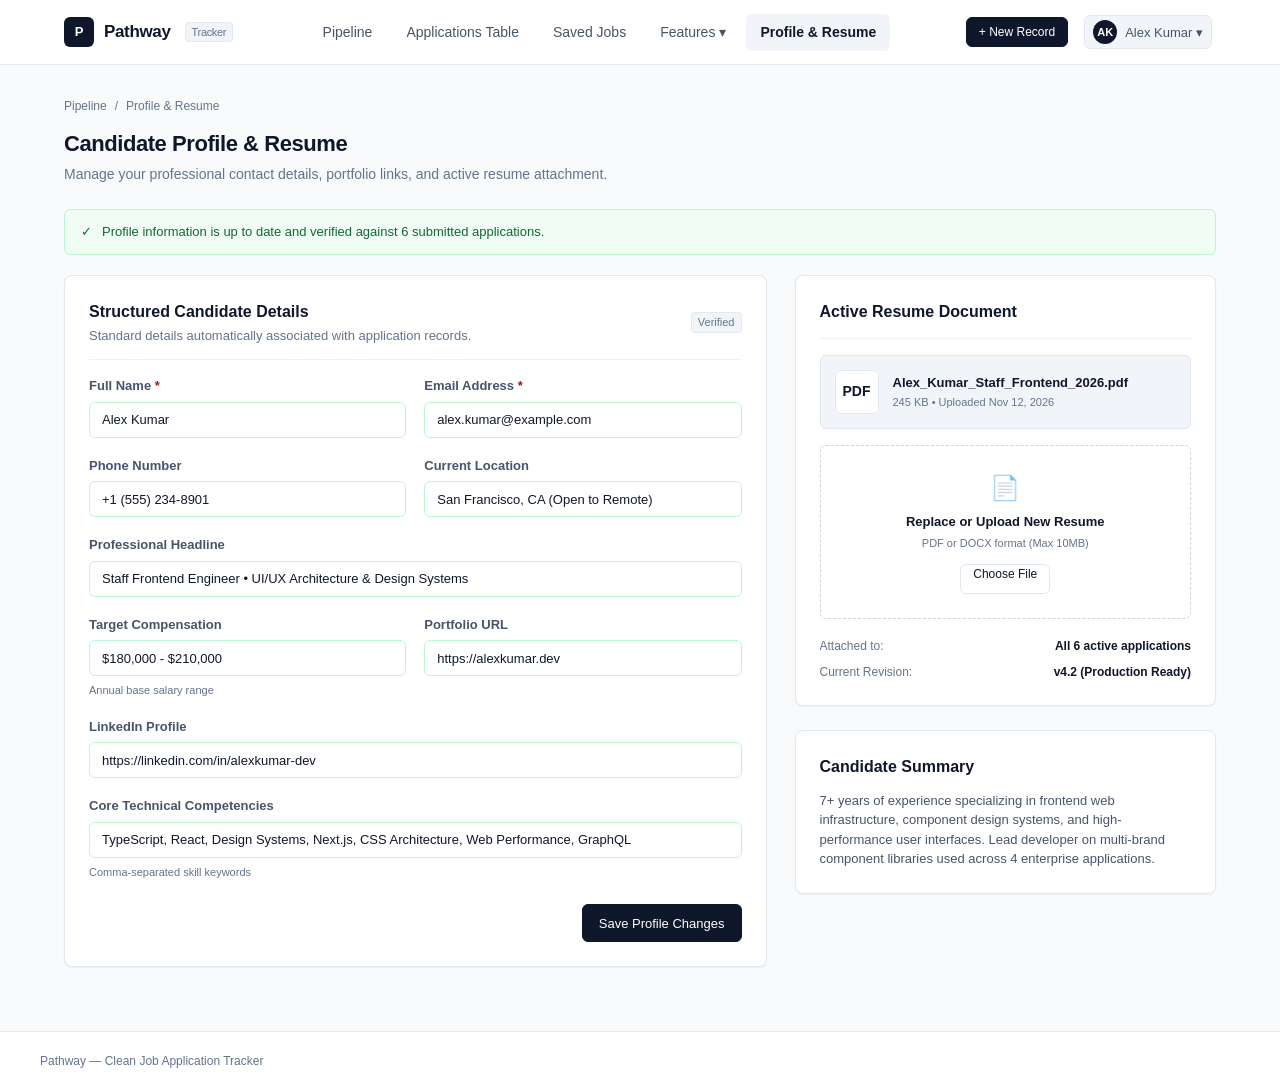
<file: profile.html>
<!DOCTYPE html>
<html lang="en">
<head>
  <meta charset="UTF-8">
  <meta name="viewport" content="width=device-width, initial-scale=1.0">
  <title>Profile & Resume Management — Pathway</title>
  <link rel="stylesheet" href="styles.css">
</head>
<body>

  <!-- ============================================ -->
  <!-- HORIZONTAL NAVBAR WITH CSS DROPDOWNS         -->
  <!-- ============================================ -->
  <header class="navbar">
    <div class="nav-container">
      <a href="index.html" class="nav-brand">
        <span class="brand-icon">P</span>
        <span>Pathway</span>
        <span class="brand-tag">Tracker</span>
      </a>

      <nav class="nav-menu">
        <a href="index.html" class="nav-link">Pipeline</a>
        <a href="applications.html" class="nav-link">Applications Table</a>
        <a href="saved.html" class="nav-link">Saved Jobs</a>

        <div class="nav-dropdown">
          <button class="nav-dropdown-trigger" type="button">
            <span>Features</span>
            <span>▾</span>
          </button>
          <div class="nav-dropdown-menu">
            <div class="dropdown-header">Workflow & Detail</div>
            <a href="application-detail.html" class="dropdown-item">Application Timeline</a>
            <a href="saved.html" class="dropdown-item">Saved Items</a>
            <div class="dropdown-divider"></div>
            <div class="dropdown-header">Administration</div>
            <a href="moderation.html" class="dropdown-item">Admin Moderation</a>
          </div>
        </div>

        <a href="profile.html" class="nav-link active">Profile & Resume</a>
      </nav>

      <div class="nav-actions">
        <a href="index.html#add-modal" class="btn btn-primary btn-sm">+ New Record</a>

        <div class="nav-dropdown">
          <button class="nav-dropdown-trigger" type="button" style="padding: 4px;">
            <div class="user-badge">
              <span class="avatar">AK</span>
              <span>Alex Kumar ▾</span>
            </div>
          </button>
          <div class="nav-dropdown-menu dropdown-right">
            <div class="dropdown-header">Signed in as alex.kumar@example.com</div>
            <a href="profile.html" class="dropdown-item active">Candidate Profile</a>
            <a href="moderation.html" class="dropdown-item">Moderator Portal</a>
            <div class="dropdown-divider"></div>
            <a href="auth.html" class="dropdown-item">Switch User / Logout</a>
          </div>
        </div>
      </div>
    </div>
  </header>

  <!-- ============================================ -->
  <!-- MAIN CONTENT: PROFILE & RESUME               -->
  <!-- ============================================ -->
  <main class="page-container">

    <div class="breadcrumb">
      <a href="index.html">Pipeline</a>
      <span>/</span>
      <span>Profile & Resume</span>
    </div>

    <!-- Page Header -->
    <div class="page-header">
      <div>
        <h1 class="page-title">Candidate Profile & Resume</h1>
        <p class="page-desc">Manage your professional contact details, portfolio links, and active resume attachment.</p>
      </div>
    </div>

    <!-- Success Feedback Alert Banner -->
    <div class="alert alert-success">
      <span>✓</span>
      <span>Profile information is up to date and verified against 6 submitted applications.</span>
    </div>

    <!-- 2-Column Profile Layout -->
    <div class="detail-layout">

      <!-- Left Column: Structured Profile Form -->
      <div>
        <div class="card">
          <div class="card-title-row">
            <div>
              <h3 class="card-heading">Structured Candidate Details</h3>
              <p style="font-size: 13px; color: var(--text-muted); margin-top: 2px;">Standard details automatically associated with application records.</p>
            </div>
            <span class="brand-tag">Verified</span>
          </div>

          <form action="profile.html" method="GET">
            <div class="form-grid">

              <div class="form-group">
                <label class="form-label" for="profName">Full Name <span class="req">*</span></label>
                <input type="text" id="profName" class="input-control" value="Alex Kumar" required>
              </div>

              <div class="form-group">
                <label class="form-label" for="profEmail">Email Address <span class="req">*</span></label>
                <input type="email" id="profEmail" class="input-control" value="alex.kumar@example.com" required>
              </div>

              <div class="form-group">
                <label class="form-label" for="profPhone">Phone Number</label>
                <input type="tel" id="profPhone" class="input-control" value="+1 (555) 234-8901">
              </div>

              <div class="form-group">
                <label class="form-label" for="profLocation">Current Location</label>
                <input type="text" id="profLocation" class="input-control" value="San Francisco, CA (Open to Remote)">
              </div>

              <div class="form-group span-full">
                <label class="form-label" for="profHeadline">Professional Headline</label>
                <input type="text" id="profHeadline" class="input-control" value="Staff Frontend Engineer • UI/UX Architecture & Design Systems">
              </div>

              <div class="form-group">
                <label class="form-label" for="profSalary">Target Compensation</label>
                <input type="text" id="profSalary" class="input-control" value="$180,000 - $210,000">
                <span class="form-hint">Annual base salary range</span>
              </div>

              <div class="form-group">
                <label class="form-label" for="profPortfolio">Portfolio URL</label>
                <input type="url" id="profPortfolio" class="input-control" value="https://alexkumar.dev">
              </div>

              <div class="form-group span-full">
                <label class="form-label" for="profLinkedIn">LinkedIn Profile</label>
                <input type="url" id="profLinkedIn" class="input-control" value="https://linkedin.com/in/alexkumar-dev">
              </div>

              <div class="form-group span-full">
                <label class="form-label" for="profSkills">Core Technical Competencies</label>
                <input type="text" id="profSkills" class="input-control" value="TypeScript, React, Design Systems, Next.js, CSS Architecture, Web Performance, GraphQL">
                <span class="form-hint">Comma-separated skill keywords</span>
              </div>

            </div>

            <div style="margin-top: 24px; display: flex; align-items: center; justify-content: flex-end; gap: 10px;">
              <button type="submit" class="btn btn-primary">Save Profile Changes</button>
            </div>
          </form>
        </div>
      </div>

      <!-- Right Column: Active Resume & Document Card -->
      <div>

        <!-- Resume Attachment Card -->
        <div class="card">
          <div class="card-title-row">
            <h3 class="card-heading">Active Resume Document</h3>
          </div>

          <!-- Document Preview Item -->
          <div style="display: flex; align-items: center; gap: 14px; background: var(--bg-subtle); border: 1px solid var(--border-color); border-radius: var(--radius-sm); padding: 14px; margin-bottom: 16px;">
            <div class="company-avatar" style="width: 44px; height: 44px; font-size: 14px; background: #fff;">PDF</div>
            <div style="flex: 1; min-width: 0;">
              <div style="font-weight: 600; font-size: 13px; white-space: nowrap; overflow: hidden; text-overflow: ellipsis;">Alex_Kumar_Staff_Frontend_2026.pdf</div>
              <div style="font-size: 11px; color: var(--text-muted); margin-top: 2px;">245 KB • Uploaded Nov 12, 2026</div>
            </div>
          </div>

          <!-- Upload simulation dropzone -->
          <div style="border: 1.5px dashed var(--border-strong); border-radius: var(--radius-sm); padding: 24px; text-align: center; cursor: pointer;">
            <div style="font-size: 24px; color: var(--text-muted); margin-bottom: 6px;">📄</div>
            <div style="font-size: 13px; font-weight: 600; color: var(--text-main);">Replace or Upload New Resume</div>
            <div style="font-size: 11px; color: var(--text-muted); margin-top: 4px;">PDF or DOCX format (Max 10MB)</div>
            <label style="display: inline-block; margin-top: 12px;" class="btn btn-secondary btn-sm">
              <span>Choose File</span>
              <input type="file" style="display: none;" accept=".pdf,.doc,.docx">
            </label>
          </div>

          <!-- Document metadata stats -->
          <div style="margin-top: 18px; display: flex; flex-direction: column; gap: 8px; font-size: 12px; color: var(--text-muted);">
            <div style="display: flex; justify-content: space-between;">
              <span>Attached to:</span>
              <span style="font-weight: 600; color: var(--text-main);">All 6 active applications</span>
            </div>
            <div style="display: flex; justify-content: space-between;">
              <span>Current Revision:</span>
              <span style="font-weight: 600; color: var(--text-main);">v4.2 (Production Ready)</span>
            </div>
          </div>
        </div>

        <!-- Quick Summary Card -->
        <div class="card">
          <h3 class="card-heading" style="margin-bottom: 12px;">Candidate Summary</h3>
          <p style="font-size: 13px; color: var(--text-secondary); line-height: 1.5;">
            7+ years of experience specializing in frontend web infrastructure, component design systems, and high-performance user interfaces. Lead developer on multi-brand component libraries used across 4 enterprise applications.
          </p>
        </div>

      </div>

    </div>

  </main>

  <footer class="footer">
    <div class="footer-inner">
      <span>Pathway — Clean Job Application Tracker</span>
    </div>
  </footer>

</body>
</html>
</file>
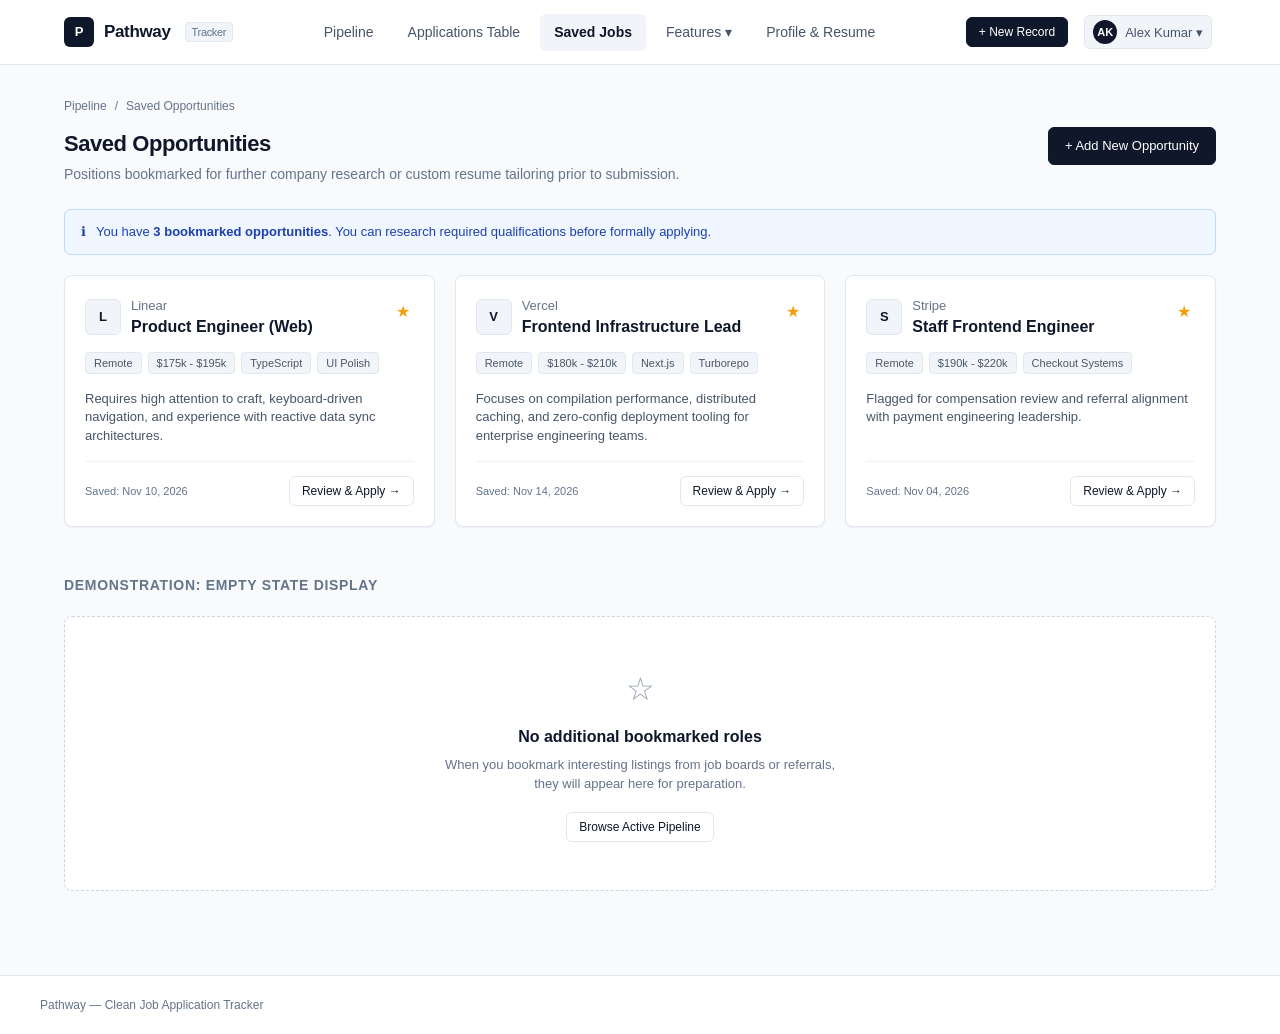
<file: saved.html>
<!DOCTYPE html>
<html lang="en">
<head>
  <meta charset="UTF-8">
  <meta name="viewport" content="width=device-width, initial-scale=1.0">
  <title>Saved Opportunities — Pathway</title>
  <link rel="stylesheet" href="styles.css">
</head>
<body>

  <!-- ============================================ -->
  <!-- HORIZONTAL NAVBAR WITH CSS DROPDOWNS         -->
  <!-- ============================================ -->
  <header class="navbar">
    <div class="nav-container">
      <a href="index.html" class="nav-brand">
        <span class="brand-icon">P</span>
        <span>Pathway</span>
        <span class="brand-tag">Tracker</span>
      </a>

      <nav class="nav-menu">
        <a href="index.html" class="nav-link">Pipeline</a>
        <a href="applications.html" class="nav-link">Applications Table</a>
        <a href="saved.html" class="nav-link active">Saved Jobs</a>

        <div class="nav-dropdown">
          <button class="nav-dropdown-trigger" type="button">
            <span>Features</span>
            <span>▾</span>
          </button>
          <div class="nav-dropdown-menu">
            <div class="dropdown-header">Workflow & Detail</div>
            <a href="application-detail.html" class="dropdown-item">Application Timeline</a>
            <a href="saved.html" class="dropdown-item active">Saved Items</a>
            <div class="dropdown-divider"></div>
            <div class="dropdown-header">Administration</div>
            <a href="moderation.html" class="dropdown-item">Admin Moderation</a>
          </div>
        </div>

        <a href="profile.html" class="nav-link">Profile & Resume</a>
      </nav>

      <div class="nav-actions">
        <a href="index.html#add-modal" class="btn btn-primary btn-sm">+ New Record</a>

        <div class="nav-dropdown">
          <button class="nav-dropdown-trigger" type="button" style="padding: 4px;">
            <div class="user-badge">
              <span class="avatar">AK</span>
              <span>Alex Kumar ▾</span>
            </div>
          </button>
          <div class="nav-dropdown-menu dropdown-right">
            <div class="dropdown-header">Signed in as alex.kumar@example.com</div>
            <a href="profile.html" class="dropdown-item">Candidate Profile</a>
            <a href="moderation.html" class="dropdown-item">Moderator Portal</a>
            <div class="dropdown-divider"></div>
            <a href="auth.html" class="dropdown-item">Switch User / Logout</a>
          </div>
        </div>
      </div>
    </div>
  </header>

  <!-- ============================================ -->
  <!-- MAIN CONTENT: SAVED JOBS                     -->
  <!-- ============================================ -->
  <main class="page-container">

    <div class="breadcrumb">
      <a href="index.html">Pipeline</a>
      <span>/</span>
      <span>Saved Opportunities</span>
    </div>

    <!-- Page Header -->
    <div class="page-header">
      <div>
        <h1 class="page-title">Saved Opportunities</h1>
        <p class="page-desc">Positions bookmarked for further company research or custom resume tailoring prior to submission.</p>
      </div>
      <div>
        <a href="index.html#add-modal" class="btn btn-primary">+ Add New Opportunity</a>
      </div>
    </div>

    <!-- Info Banner -->
    <div class="alert alert-info">
      <span>ℹ</span>
      <span>You have <strong>3 bookmarked opportunities</strong>. You can research required qualifications before formally applying.</span>
    </div>

    <!-- Saved Cards Grid -->
    <div class="cards-grid">

      <!-- Saved Card 1: Linear -->
      <div class="job-card">
        <div>
          <div class="card-top">
            <div class="company-badge">
              <div class="company-avatar">L</div>
              <div class="company-meta">
                <span class="company-name">Linear</span>
                <a href="application-detail.html" class="job-title">Product Engineer (Web)</a>
              </div>
            </div>
            <span class="bookmark-icon saved">★</span>
          </div>

          <div class="card-middle" style="margin-top: 14px;">
            <div class="tags-row">
              <span class="tag-pill">Remote</span>
              <span class="tag-pill">$175k - $195k</span>
              <span class="tag-pill">TypeScript</span>
              <span class="tag-pill">UI Polish</span>
            </div>
            <p class="card-notes" style="margin-top: 8px;">
              Requires high attention to craft, keyboard-driven navigation, and experience with reactive data sync architectures.
            </p>
          </div>
        </div>

        <div class="card-bottom">
          <span style="font-size: 11px;">Saved: Nov 10, 2026</span>
          <a href="application-detail.html" class="btn btn-secondary btn-sm">Review & Apply →</a>
        </div>
      </div>

      <!-- Saved Card 2: Vercel -->
      <div class="job-card">
        <div>
          <div class="card-top">
            <div class="company-badge">
              <div class="company-avatar">V</div>
              <div class="company-meta">
                <span class="company-name">Vercel</span>
                <a href="application-detail.html" class="job-title">Frontend Infrastructure Lead</a>
              </div>
            </div>
            <span class="bookmark-icon saved">★</span>
          </div>

          <div class="card-middle" style="margin-top: 14px;">
            <div class="tags-row">
              <span class="tag-pill">Remote</span>
              <span class="tag-pill">$180k - $210k</span>
              <span class="tag-pill">Next.js</span>
              <span class="tag-pill">Turborepo</span>
            </div>
            <p class="card-notes" style="margin-top: 8px;">
              Focuses on compilation performance, distributed caching, and zero-config deployment tooling for enterprise engineering teams.
            </p>
          </div>
        </div>

        <div class="card-bottom">
          <span style="font-size: 11px;">Saved: Nov 14, 2026</span>
          <a href="application-detail.html" class="btn btn-secondary btn-sm">Review & Apply →</a>
        </div>
      </div>

      <!-- Saved Card 3: Stripe -->
      <div class="job-card">
        <div>
          <div class="card-top">
            <div class="company-badge">
              <div class="company-avatar">S</div>
              <div class="company-meta">
                <span class="company-name">Stripe</span>
                <a href="application-detail.html" class="job-title">Staff Frontend Engineer</a>
              </div>
            </div>
            <span class="bookmark-icon saved">★</span>
          </div>

          <div class="card-middle" style="margin-top: 14px;">
            <div class="tags-row">
              <span class="tag-pill">Remote</span>
              <span class="tag-pill">$190k - $220k</span>
              <span class="tag-pill">Checkout Systems</span>
            </div>
            <p class="card-notes" style="margin-top: 8px;">
              Flagged for compensation review and referral alignment with payment engineering leadership.
            </p>
          </div>
        </div>

        <div class="card-bottom">
          <span style="font-size: 11px;">Saved: Nov 04, 2026</span>
          <a href="application-detail.html" class="btn btn-secondary btn-sm">Review & Apply →</a>
        </div>
      </div>

    </div>

    <!-- Pure CSS UI Feature: Empty State Demonstration -->
    <div style="margin-top: 48px;">
      <h3 style="font-size: 14px; font-weight: 600; color: var(--text-muted); margin-bottom: 12px; text-transform: uppercase; letter-spacing: 0.05em;">
        Demonstration: Empty State Display
      </h3>
      <div class="empty-box">
        <div style="font-size: 32px; color: var(--text-light);">☆</div>
        <h4 class="empty-title">No additional bookmarked roles</h4>
        <p class="empty-desc">When you bookmark interesting listings from job boards or referrals, they will appear here for preparation.</p>
        <a href="index.html" class="btn btn-secondary btn-sm">Browse Active Pipeline</a>
      </div>
    </div>

  </main>

  <footer class="footer">
    <div class="footer-inner">
      <span>Pathway — Clean Job Application Tracker</span>
    </div>
  </footer>

</body>
</html>
</file>
<file: styles.css>
/* ==========================================================================
   PATHWAY — MINIMAL JOB APPLICATION TRACKER
   Pure HTML & CSS Architecture (Zero JavaScript)
   Aesthetic: Clean, airy, human-crafted, readable, minimal.
   ========================================================================== */

/* Design Tokens & CSS Variables */
:root {
  --font-family: -apple-system, BlinkMacSystemFont, "Segoe UI", Roboto, "Helvetica Neue", Arial, sans-serif;
  --font-mono: ui-monospace, SFMono-Regular, Menlo, Monaco, Consolas, monospace;

  /* Neutrals */
  --bg-page: #f8fafc;
  --bg-surface: #ffffff;
  --bg-subtle: #f1f5f9;
  --bg-hover: #f8fafc;
  
  --border-color: #e2e8f0;
  --border-light: #edf2f7;
  --border-strong: #cbd5e1;
  --border-focus: #0f172a;

  /* Typography */
  --text-main: #0f172a;
  --text-secondary: #475569;
  --text-muted: #64748b;
  --text-light: #94a3b8;

  /* Accents */
  --accent-primary: #0f172a;
  --accent-hover: #1e293b;
  --accent-text: #ffffff;
  --accent-blue: #2563eb;

  /* Status Colors */
  --status-applied-bg: #eff6ff;
  --status-applied-text: #1d4ed8;
  --status-applied-border: #bfdbfe;

  --status-screening-bg: #f5f3ff;
  --status-screening-text: #6d28d9;
  --status-screening-border: #ddd6fe;

  --status-interview-bg: #fffbeb;
  --status-interview-text: #b45309;
  --status-interview-border: #fde68a;

  --status-offer-bg: #ecfdf5;
  --status-offer-text: #047857;
  --status-offer-border: #a7f3d0;

  --status-rejected-bg: #f8fafc;
  --status-rejected-text: #64748b;
  --status-rejected-border: #e2e8f0;

  /* Feedback Alert Colors */
  --success-bg: #f0fdf4;
  --success-border: #bbf7d0;
  --success-text: #166534;

  --error-bg: #fef2f2;
  --error-border: #fecaca;
  --error-text: #991b1b;

  --info-bg: #eff6ff;
  --info-border: #bfdbfe;
  --info-text: #1e40af;

  /* Spacing & Radii */
  --radius-xs: 4px;
  --radius-sm: 6px;
  --radius-md: 8px;
  --radius-lg: 12px;
  --radius-full: 9999px;

  /* Shadows (Subtle, non-dramatic) */
  --shadow-xs: 0 1px 2px rgba(15, 23, 42, 0.05);
  --shadow-sm: 0 1px 3px rgba(15, 23, 42, 0.07), 0 1px 2px rgba(15, 23, 42, 0.04);
  --shadow-md: 0 4px 6px -1px rgba(15, 23, 42, 0.07), 0 2px 4px -2px rgba(15, 23, 42, 0.04);
  --shadow-lg: 0 10px 15px -3px rgba(15, 23, 42, 0.08), 0 4px 6px -4px rgba(15, 23, 42, 0.04);
}

/* ==========================================================================
   RESET & GLOBAL BASICS
   ========================================================================== */
*, *::before, *::after {
  box-sizing: border-box;
  margin: 0;
  padding: 0;
}

html {
  font-size: 15px;
  scroll-behavior: smooth;
}

body {
  font-family: var(--font-family);
  background-color: var(--bg-page);
  color: var(--text-main);
  line-height: 1.5;
  -webkit-font-smoothing: antialiased;
  min-height: 100vh;
  display: flex;
  flex-direction: column;
}

a {
  color: inherit;
  text-decoration: none;
}

button, input, select, textarea {
  font-family: inherit;
  font-size: inherit;
}

/* ==========================================================================
   HORIZONTAL NAVBAR WITH CSS DROPDOWNS
   ========================================================================== */
.navbar {
  background-color: var(--bg-surface);
  border-bottom: 1px solid var(--border-color);
  position: sticky;
  top: 0;
  z-index: 100;
}

.nav-container {
  max-width: 1200px;
  margin: 0 auto;
  padding: 0 24px;
  height: 64px;
  display: flex;
  align-items: center;
  justify-content: space-between;
  gap: 20px;
}

/* Brand */
.nav-brand {
  display: flex;
  align-items: center;
  gap: 10px;
  font-weight: 700;
  font-size: 17px;
  color: var(--text-main);
  letter-spacing: -0.02em;
}

.brand-icon {
  width: 30px;
  height: 30px;
  background-color: var(--accent-primary);
  color: var(--accent-text);
  border-radius: var(--radius-sm);
  display: flex;
  align-items: center;
  justify-content: center;
  font-size: 13px;
  font-weight: 700;
}

.brand-tag {
  font-size: 11px;
  font-weight: 500;
  color: var(--text-muted);
  background: var(--bg-subtle);
  border: 1px solid var(--border-color);
  padding: 1px 6px;
  border-radius: var(--radius-xs);
  margin-left: 4px;
}

/* Horizontal Nav Links */
.nav-menu {
  display: flex;
  align-items: center;
  gap: 6px;
}

.nav-link {
  padding: 8px 14px;
  border-radius: var(--radius-sm);
  color: var(--text-secondary);
  font-size: 14px;
  font-weight: 500;
  transition: all 0.15s ease;
  display: inline-flex;
  align-items: center;
  gap: 6px;
}

.nav-link:hover {
  background-color: var(--bg-subtle);
  color: var(--text-main);
}

.nav-link.active {
  background-color: var(--bg-subtle);
  color: var(--text-main);
  font-weight: 600;
}

/* Dropdown Menu (100% Pure CSS) */
.nav-dropdown {
  position: relative;
  display: inline-block;
}

.nav-dropdown-trigger {
  padding: 8px 14px;
  border-radius: var(--radius-sm);
  color: var(--text-secondary);
  font-size: 14px;
  font-weight: 500;
  background: none;
  border: none;
  cursor: pointer;
  display: inline-flex;
  align-items: center;
  gap: 4px;
  transition: all 0.15s ease;
}

.nav-dropdown-trigger:hover,
.nav-dropdown:hover .nav-dropdown-trigger,
.nav-dropdown:focus-within .nav-dropdown-trigger {
  background-color: var(--bg-subtle);
  color: var(--text-main);
}

.nav-dropdown-menu {
  display: none;
  position: absolute;
  top: calc(100% + 4px);
  left: 0;
  min-width: 210px;
  background-color: var(--bg-surface);
  border: 1px solid var(--border-color);
  border-radius: var(--radius-md);
  box-shadow: var(--shadow-md);
  padding: 6px;
  z-index: 200;
}

.nav-dropdown-menu.dropdown-right {
  left: auto;
  right: 0;
}

/* Open dropdown on hover or when focused */
.nav-dropdown:hover .nav-dropdown-menu,
.nav-dropdown:focus-within .nav-dropdown-menu {
  display: block;
}

.dropdown-item {
  display: flex;
  align-items: center;
  justify-content: space-between;
  padding: 8px 12px;
  border-radius: var(--radius-xs);
  color: var(--text-secondary);
  font-size: 13px;
  font-weight: 500;
  transition: all 0.12s ease;
}

.dropdown-item:hover {
  background-color: var(--bg-subtle);
  color: var(--text-main);
}

.dropdown-item.active {
  background-color: var(--bg-subtle);
  color: var(--text-main);
  font-weight: 600;
}

.dropdown-header {
  padding: 8px 12px 6px;
  font-size: 11px;
  text-transform: uppercase;
  letter-spacing: 0.05em;
  font-weight: 600;
  color: var(--text-muted);
}

.dropdown-divider {
  border: none;
  border-top: 1px solid var(--border-color);
  margin: 6px 0;
}

/* Nav Actions Right */
.nav-actions {
  display: flex;
  align-items: center;
  gap: 12px;
}

.user-badge {
  display: flex;
  align-items: center;
  gap: 8px;
  padding: 4px 8px;
  border-radius: var(--radius-sm);
  background: var(--bg-subtle);
  border: 1px solid var(--border-color);
  font-size: 13px;
  font-weight: 500;
}

.avatar {
  width: 24px;
  height: 24px;
  border-radius: var(--radius-full);
  background-color: var(--accent-primary);
  color: var(--accent-text);
  font-size: 11px;
  font-weight: 600;
  display: flex;
  align-items: center;
  justify-content: center;
}

/* ==========================================================================
   BUTTONS & CONTROLS
   ========================================================================== */
.btn {
  display: inline-flex;
  align-items: center;
  justify-content: center;
  gap: 6px;
  padding: 0 16px;
  height: 38px;
  border-radius: var(--radius-sm);
  font-size: 13px;
  font-weight: 500;
  border: 1px solid transparent;
  cursor: pointer;
  transition: all 0.15s ease;
  white-space: nowrap;
}

.btn-primary {
  background-color: var(--accent-primary);
  color: var(--accent-text);
  border-color: var(--accent-primary);
}

.btn-primary:hover {
  background-color: var(--accent-hover);
  border-color: var(--accent-hover);
}

.btn-secondary {
  background-color: var(--bg-surface);
  border-color: var(--border-color);
  color: var(--text-main);
}

.btn-secondary:hover {
  background-color: var(--bg-subtle);
  border-color: var(--border-strong);
}

.btn-ghost {
  background-color: transparent;
  color: var(--text-secondary);
}

.btn-ghost:hover {
  background-color: var(--bg-subtle);
  color: var(--text-main);
}

.btn-sm {
  height: 30px;
  padding: 0 12px;
  font-size: 12px;
}

.btn-danger {
  background-color: var(--error-bg);
  color: var(--error-text);
  border-color: var(--error-border);
}

.btn-danger:hover {
  background-color: #fee2e2;
}

/* ==========================================================================
   PAGE LAYOUT & CONTAINER
   ========================================================================== */
.page-container {
  max-width: 1200px;
  width: 100%;
  margin: 0 auto;
  padding: 32px 24px 64px;
  flex: 1;
}

.page-header {
  display: flex;
  align-items: flex-start;
  justify-content: space-between;
  gap: 20px;
  margin-bottom: 24px;
}

.page-title {
  font-size: 22px;
  font-weight: 700;
  letter-spacing: -0.02em;
  color: var(--text-main);
}

.page-desc {
  font-size: 14px;
  color: var(--text-muted);
  margin-top: 4px;
}

/* Breadcrumb Navigation */
.breadcrumb {
  display: flex;
  align-items: center;
  gap: 8px;
  font-size: 12px;
  color: var(--text-muted);
  margin-bottom: 12px;
}

.breadcrumb a:hover {
  color: var(--text-main);
  text-decoration: underline;
}

/* ==========================================================================
   STATS OVERVIEW STRIP
   ========================================================================== */
.stats-grid {
  display: grid;
  grid-template-columns: repeat(4, 1fr);
  gap: 16px;
  margin-bottom: 28px;
}

.stat-box {
  background-color: var(--bg-surface);
  border: 1px solid var(--border-color);
  border-radius: var(--radius-md);
  padding: 16px 20px;
  box-shadow: var(--shadow-xs);
}

.stat-label {
  font-size: 12px;
  font-weight: 500;
  color: var(--text-muted);
  display: flex;
  align-items: center;
  justify-content: space-between;
}

.stat-dot {
  width: 8px;
  height: 8px;
  border-radius: var(--radius-full);
}

.dot-blue { background-color: #464749; }
.dot-amber { background-color: #f59e0b; }
.dot-emerald { background-color: #10b981; }
.dot-gray { background-color: #94a3b8; }

.stat-number {
  font-size: 26px;
  font-weight: 700;
  color: var(--text-main);
  margin: 6px 0 2px;
  letter-spacing: -0.02em;
}

.stat-subtext {
  font-size: 11px;
  color: var(--text-muted);
}

/* ==========================================================================
   FILTER & SEARCH TOOLBAR
   ========================================================================== */
.toolbar-card {
  background-color: var(--bg-surface);
  border: 1px solid var(--border-color);
  border-radius: var(--radius-md);
  padding: 14px 18px;
  margin-bottom: 24px;
  display: flex;
  align-items: center;
  justify-content: space-between;
  gap: 16px;
  flex-wrap: wrap;
}

.toolbar-group {
  display: flex;
  align-items: center;
  gap: 10px;
  flex-wrap: wrap;
}

.search-input-wrap {
  position: relative;
  min-width: 260px;
}

.input-control, .select-control {
  height: 36px;
  padding: 0 12px;
  border: 1px solid var(--border-color);
  border-radius: var(--radius-sm);
  background-color: var(--bg-surface);
  color: var(--text-main);
  font-size: 13px;
  transition: border-color 0.15s ease;
}

.input-control:focus, .select-control:focus {
  outline: none;
  border-color: var(--border-focus);
}

.select-control {
  cursor: pointer;
  padding-right: 28px;
  background-image: url("data:image/svg+xml,%3Csvg width='10' height='6' viewBox='0 0 10 6' fill='none' xmlns='http://www.w3.org/2000/svg'%3E%3Cpath d='M1 1L5 5L9 1' stroke='%2364748B' stroke-width='1.5' stroke-linecap='round' stroke-linejoin='round'/%3E%3C/svg%3E");
  background-repeat: no-repeat;
  background-position: right 10px center;
  appearance: none;
}

/* Segmented View Switch */
.view-switch {
  display: inline-flex;
  background-color: var(--bg-subtle);
  border: 1px solid var(--border-color);
  border-radius: var(--radius-sm);
  padding: 2px;
}

.view-switch-btn {
  padding: 4px 12px;
  font-size: 12px;
  font-weight: 500;
  color: var(--text-muted);
  border-radius: var(--radius-xs);
  display: inline-flex;
  align-items: center;
  gap: 4px;
}

.view-switch-btn.active {
  background-color: var(--bg-surface);
  color: var(--text-main);
  font-weight: 600;
  box-shadow: var(--shadow-xs);
}

/* ==========================================================================
   JOB CARDS GRID (Spacious, Breathable)
   ========================================================================== */
.cards-grid {
  display: grid;
  grid-template-columns: repeat(auto-fill, minmax(340px, 1fr));
  gap: 20px;
}

.job-card {
  background-color: var(--bg-surface);
  border: 1px solid var(--border-color);
  border-radius: var(--radius-md);
  padding: 20px;
  box-shadow: var(--shadow-xs);
  display: flex;
  flex-direction: column;
  justify-content: space-between;
  gap: 16px;
  transition: all 0.15s ease;
  position: relative;
}

.job-card:hover {
  border-color: var(--border-strong);
  box-shadow: var(--shadow-sm);
  transform: translateY(-2px);
}

.card-top {
  display: flex;
  align-items: flex-start;
  justify-content: space-between;
  gap: 12px;
}

.company-badge {
  display: flex;
  align-items: center;
  gap: 10px;
}

.company-avatar {
  width: 36px;
  height: 36px;
  border-radius: var(--radius-sm);
  background-color: var(--bg-subtle);
  border: 1px solid var(--border-color);
  color: var(--text-main);
  font-weight: 700;
  font-size: 13px;
  display: flex;
  align-items: center;
  justify-content: center;
  flex-shrink: 0;
}

.company-meta {
  display: flex;
  flex-direction: column;
}

.company-name {
  font-size: 13px;
  color: var(--text-muted);
  font-weight: 500;
}

.job-title {
  font-size: 16px;
  font-weight: 600;
  color: var(--text-main);
  line-height: 1.3;
  margin-top: 2px;
}

.bookmark-icon {
  color: var(--text-light);
  font-size: 16px;
  padding: 4px;
}

.bookmark-icon.saved {
  color: #f59e0b;
}

.card-middle {
  display: flex;
  flex-direction: column;
  gap: 8px;
}

.tags-row {
  display: flex;
  align-items: center;
  gap: 6px;
  flex-wrap: wrap;
}

.tag-pill {
  font-size: 11px;
  background-color: var(--bg-subtle);
  border: 1px solid var(--border-color);
  color: var(--text-secondary);
  padding: 2px 8px;
  border-radius: var(--radius-xs);
}

.card-notes {
  font-size: 13px;
  color: var(--text-secondary);
  line-height: 1.4;
  display: -webkit-box;
  
  -webkit-box-orient: vertical;
  overflow: hidden;
}

.card-bottom {
  display: flex;
  align-items: center;
  justify-content: space-between;
  padding-top: 14px;
  border-top: 1px solid var(--border-light);
  font-size: 12px;
  color: var(--text-muted);
}

/* Status Badges */
.status-badge {
  display: inline-flex;
  align-items: center;
  gap: 5px;
  padding: 3px 10px;
  border-radius: var(--radius-full);
  font-size: 12px;
  font-weight: 600;
  border: 1px solid transparent;
}

.badge-applied {
  background-color: var(--status-applied-bg);
  color: var(--status-applied-text);
  border-color: var(--status-applied-border);
}

.badge-screening {
  background-color: var(--status-screening-bg);
  color: var(--status-screening-text);
  border-color: var(--status-screening-border);
}

.badge-interviewing {
  background-color: var(--status-interview-bg);
  color: var(--status-interview-text);
  border-color: var(--status-interview-border);
}

.badge-offer {
  background-color: var(--status-offer-bg);
  color: var(--status-offer-text);
  border-color: var(--status-offer-border);
}

.badge-rejected {
  background-color: var(--status-rejected-bg);
  color: var(--status-rejected-text);
  border-color: var(--status-rejected-border);
}

/* ==========================================================================
   STRUCTURED DATA TABLE
   ========================================================================== */
.table-card {
  background-color: var(--bg-surface);
  border: 1px solid var(--border-color);
  border-radius: var(--radius-md);
  overflow-x: auto;
  box-shadow: var(--shadow-xs);
}

.data-table {
  width: 100%;
  border-collapse: collapse;
  text-align: left;
  font-size: 13px;
}

.data-table th {
  background-color: var(--bg-subtle);
  color: var(--text-muted);
  font-size: 11px;
  font-weight: 600;
  text-transform: uppercase;
  letter-spacing: 0.04em;
  padding: 12px 18px;
  border-bottom: 1px solid var(--border-color);
  white-space: nowrap;
}

.data-table td {
  padding: 14px 18px;
  border-bottom: 1px solid var(--border-light);
  color: var(--text-main);
  vertical-align: middle;
}

.data-table tr:last-child td {
  border-bottom: none;
}

.data-table tr:hover td {
  background-color: var(--bg-hover);
}

.text-right {
  text-align: right;
}

/* ==========================================================================
   APPLICATION DETAIL & TIMELINE VIEW
   ========================================================================== */
.detail-layout {
  display: grid;
  grid-template-columns: 2fr 1.2fr;
  gap: 28px;
  align-items: start;
}

.card {
  background-color: var(--bg-surface);
  border: 1px solid var(--border-color);
  border-radius: var(--radius-md);
  padding: 24px;
  box-shadow: var(--shadow-xs);
  margin-bottom: 24px;
}

.card:last-child {
  margin-bottom: 0;
}

.card-title-row {
  display: flex;
  align-items: center;
  justify-content: space-between;
  margin-bottom: 16px;
  padding-bottom: 14px;
  border-bottom: 1px solid var(--border-light);
}

.card-heading {
  font-size: 16px;
  font-weight: 600;
}

/* Application Stage Progression Timeline */
.timeline {
  position: relative;
  padding-left: 28px;
  margin-top: 16px;
}

.timeline::before {
  content: '';
  position: absolute;
  left: 9px;
  top: 8px;
  bottom: 8px;
  width: 2px;
  background-color: var(--border-color);
}

.timeline-step {
  position: relative;
  padding-bottom: 24px;
}

.timeline-step:last-child {
  padding-bottom: 0;
}

.timeline-marker {
  position: absolute;
  left: -28px;
  top: 2px;
  width: 20px;
  height: 20px;
  border-radius: var(--radius-full);
  background-color: var(--bg-surface);
  border: 2px solid var(--border-strong);
  display: flex;
  align-items: center;
  justify-content: center;
  font-size: 10px;
}

.timeline-step.completed .timeline-marker {
  background-color: var(--accent-primary);
  border-color: var(--accent-primary);
  color: #fff;
}

.timeline-step.current .timeline-marker {
  background-color: #f59e0b;
  border-color: #f59e0b;
  color: #fff;
}

.timeline-content-header {
  display: flex;
  align-items: baseline;
  justify-content: space-between;
  gap: 10px;
}

.timeline-stage-name {
  font-size: 14px;
  font-weight: 600;
  color: var(--text-main);
}

.timeline-date {
  font-size: 11px;
  font-family: var(--font-mono);
  color: var(--text-muted);
}

.timeline-notes {
  font-size: 13px;
  color: var(--text-secondary);
  margin-top: 4px;
  line-height: 1.4;
}

/* Info Field Lists */
.info-list {
  display: flex;
  flex-direction: column;
  gap: 14px;
}

.info-item {
  display: flex;
  flex-direction: column;
  gap: 2px;
}

.info-item-label {
  font-size: 11px;
  text-transform: uppercase;
  letter-spacing: 0.04em;
  font-weight: 600;
  color: var(--text-muted);
}

.info-item-value {
  font-size: 14px;
  color: var(--text-main);
  font-weight: 500;
}

/* ==========================================================================
   FORMS & VALIDATION STATES (Pure HTML/CSS)
   ========================================================================== */
.form-grid {
  display: grid;
  grid-template-columns: 1fr 1fr;
  gap: 18px;
}

.span-full {
  grid-column: span 2;
}

.form-group {
  display: flex;
  flex-direction: column;
  gap: 6px;
}

.form-label {
  font-size: 13px;
  font-weight: 600;
  color: var(--text-secondary);
}

.form-label .req {
  color: var(--error-text);
}

.textarea-control {
  min-height: 90px;
  padding: 10px 12px;
  border: 1px solid var(--border-color);
  border-radius: var(--radius-sm);
  background-color: var(--bg-surface);
  color: var(--text-main);
  font-size: 13px;
  resize: vertical;
}

.textarea-control:focus {
  outline: none;
  border-color: var(--border-focus);
}

.form-hint {
  font-size: 11px;
  color: var(--text-muted);
}

/* HTML5 Native Validation Styling */
.input-control:invalid:not(:placeholder-shown) {
  border-color: var(--error-border);
  background-color: var(--error-bg);
}

.input-control:valid:not(:placeholder-shown) {
  border-color: var(--success-border);
}

/* Alert Notification Banners */
.alert {
  padding: 12px 16px;
  border-radius: var(--radius-sm);
  font-size: 13px;
  display: flex;
  align-items: center;
  gap: 10px;
  margin-bottom: 20px;
}

.alert-success {
  background-color: var(--success-bg);
  border: 1px solid var(--success-border);
  color: var(--success-text);
}

.alert-error {
  background-color: var(--error-bg);
  border: 1px solid var(--error-border);
  color: var(--error-text);
}

.alert-info {
  background-color: var(--info-bg);
  border: 1px solid var(--info-border);
  color: var(--info-text);
}

/* ==========================================================================
   PURE CSS MODAL VIA :target
   ========================================================================== */
.modal-overlay {
  position: fixed;
  inset: 0;
  background-color: rgba(15, 23, 42, 0.45);
  display: none;
  align-items: center;
  justify-content: center;
  padding: 20px;
  z-index: 999;
}

.modal-overlay:target {
  display: flex;
}

.modal-card {
  background-color: var(--bg-surface);
  border: 1px solid var(--border-color);
  border-radius: var(--radius-lg);
  box-shadow: var(--shadow-lg);
  width: 100%;
  max-width: 620px;
  max-height: 90vh;
  overflow-y: auto;
  padding: 28px;
}

.modal-header {
  display: flex;
  align-items: flex-start;
  justify-content: space-between;
  margin-bottom: 20px;
  padding-bottom: 14px;
  border-bottom: 1px solid var(--border-light);
}

.modal-close-btn {
  font-size: 20px;
  line-height: 1;
  color: var(--text-muted);
  padding: 4px 8px;
  border-radius: var(--radius-xs);
}

.modal-close-btn:hover {
  background-color: var(--bg-subtle);
  color: var(--text-main);
}

.modal-actions {
  display: flex;
  align-items: center;
  justify-content: flex-end;
  gap: 10px;
  margin-top: 24px;
  padding-top: 16px;
  border-top: 1px solid var(--border-light);
}

/* ==========================================================================
   EMPTY STATES & LOADING STATES (Pure CSS)
   ========================================================================== */
.empty-box {
  background-color: var(--bg-surface);
  border: 1.5px dashed var(--border-strong);
  border-radius: var(--radius-md);
  padding: 48px 24px;
  text-align: center;
  margin: 20px 0;
}

.empty-title {
  font-size: 16px;
  font-weight: 600;
  color: var(--text-main);
  margin-top: 12px;
}

.empty-desc {
  font-size: 13px;
  color: var(--text-muted);
  max-width: 400px;
  margin: 6px auto 18px;
}

/* Skeleton Loading (CSS Animation) */
.skeleton-row {
  height: 60px;
  background: linear-gradient(90deg, #f1f5f9 25%, #e2e8f0 50%, #f1f5f9 75%);
  background-size: 200% 100%;
  animation: shimmer 1.5s infinite;
  border-radius: var(--radius-sm);
  margin-bottom: 12px;
}

@keyframes shimmer {
  0% { background-position: 200% 0; }
  100% { background-position: -200% 0; }
}

/* ==========================================================================
   FOOTER
   ========================================================================== */
.footer {
  border-top: 1px solid var(--border-color);
  background-color: var(--bg-surface);
  padding: 20px 24px;
  font-size: 12px;
  color: var(--text-muted);
  margin-top: auto;
}

.footer-inner {
  background-color: transparent;
  max-width: 1200px;
  margin: 0 auto;
  display: flex;
  align-items: center;
  justify-content: space-between;
}

/* ==========================================================================
   RESPONSIVE MEDIA QUERIES
   ========================================================================== */
@media (max-width: 900px) {
  .stats-grid {
    grid-template-columns: repeat(2, 1fr);
  }
  .detail-layout {
    grid-template-columns: 1fr;
  }
}

@media (max-width: 700px) {
  .nav-container {
    height: auto;
    padding: 12px 16px;
    flex-wrap: wrap;
  }
  .nav-menu {
    order: 3;
    width: 100%;
    overflow-x: auto;
    padding-top: 8px;
  }
  .stats-grid {
    grid-template-columns: 1fr;
  }
  .cards-grid {
    grid-template-columns: 1fr;
  }
  .form-grid {
    grid-template-columns: 1fr;
  }
  .span-full {
    grid-column: span 1;
  }
}
</file>
